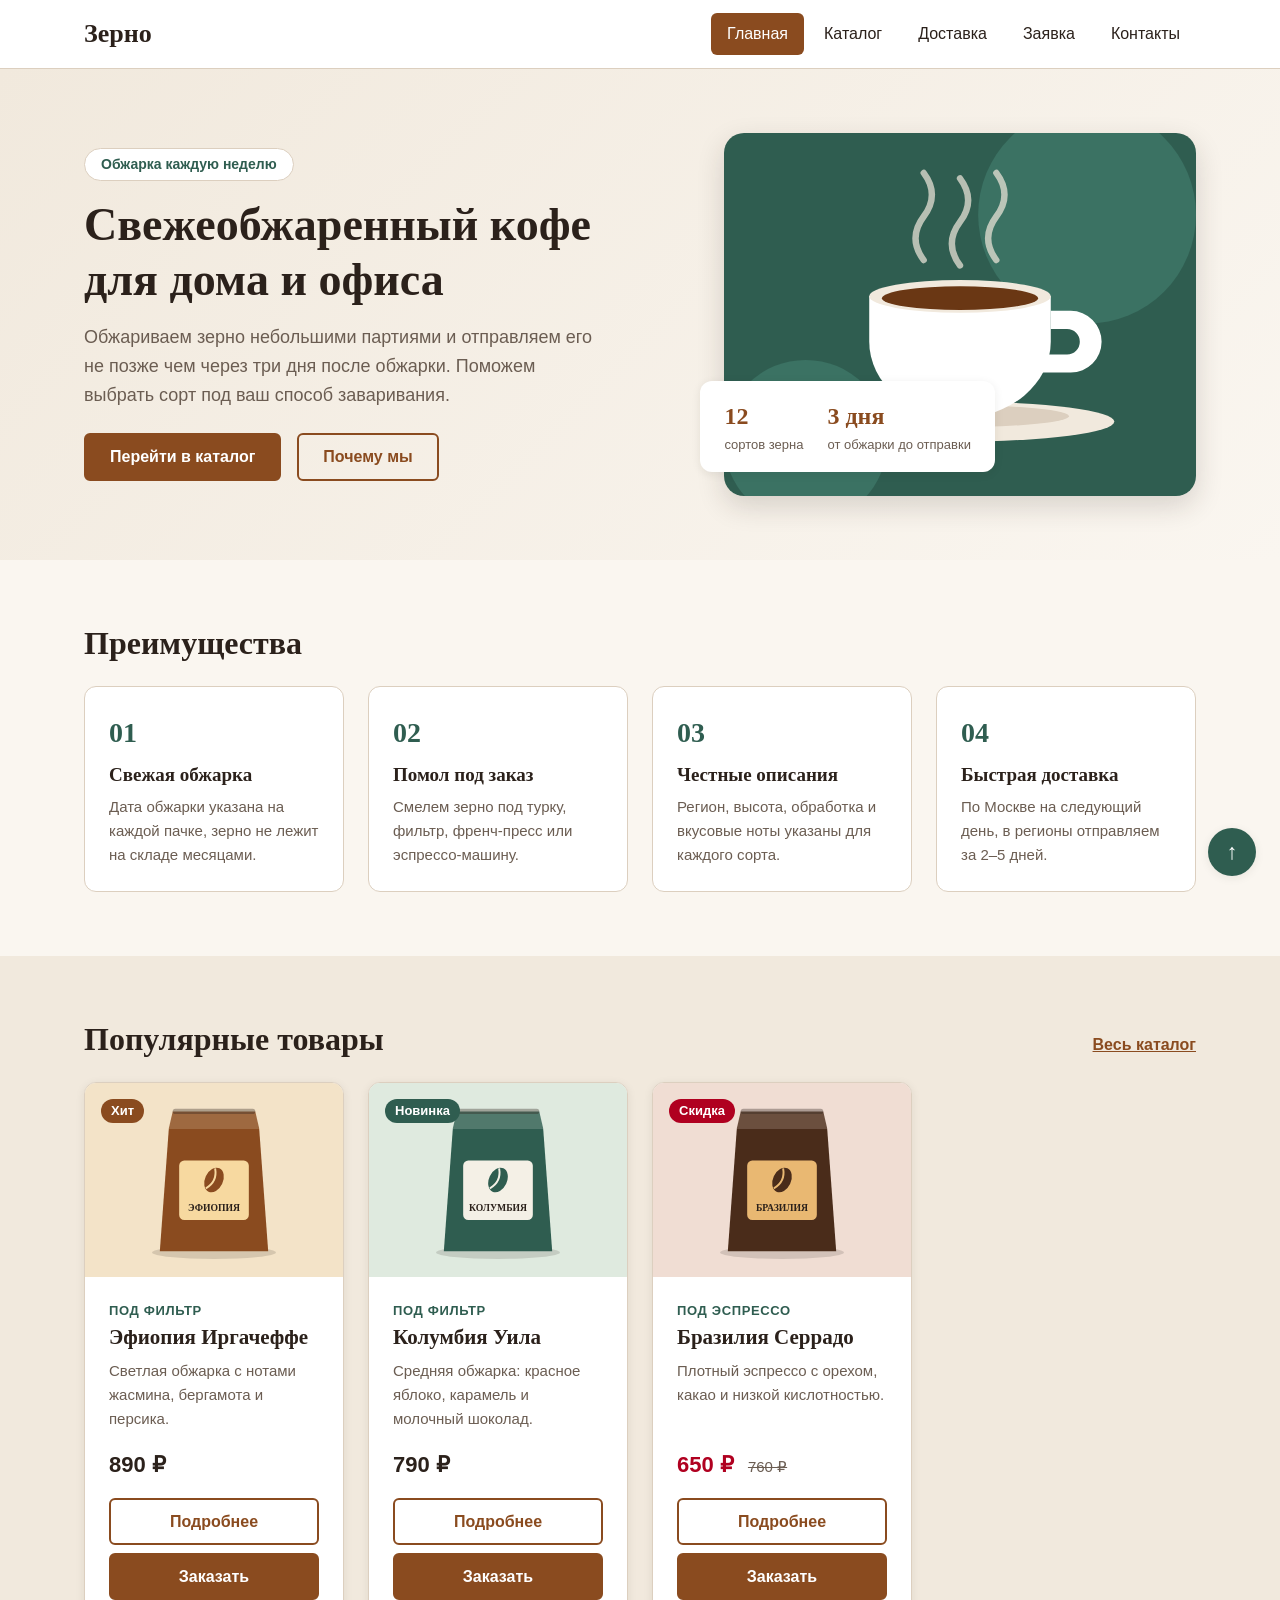
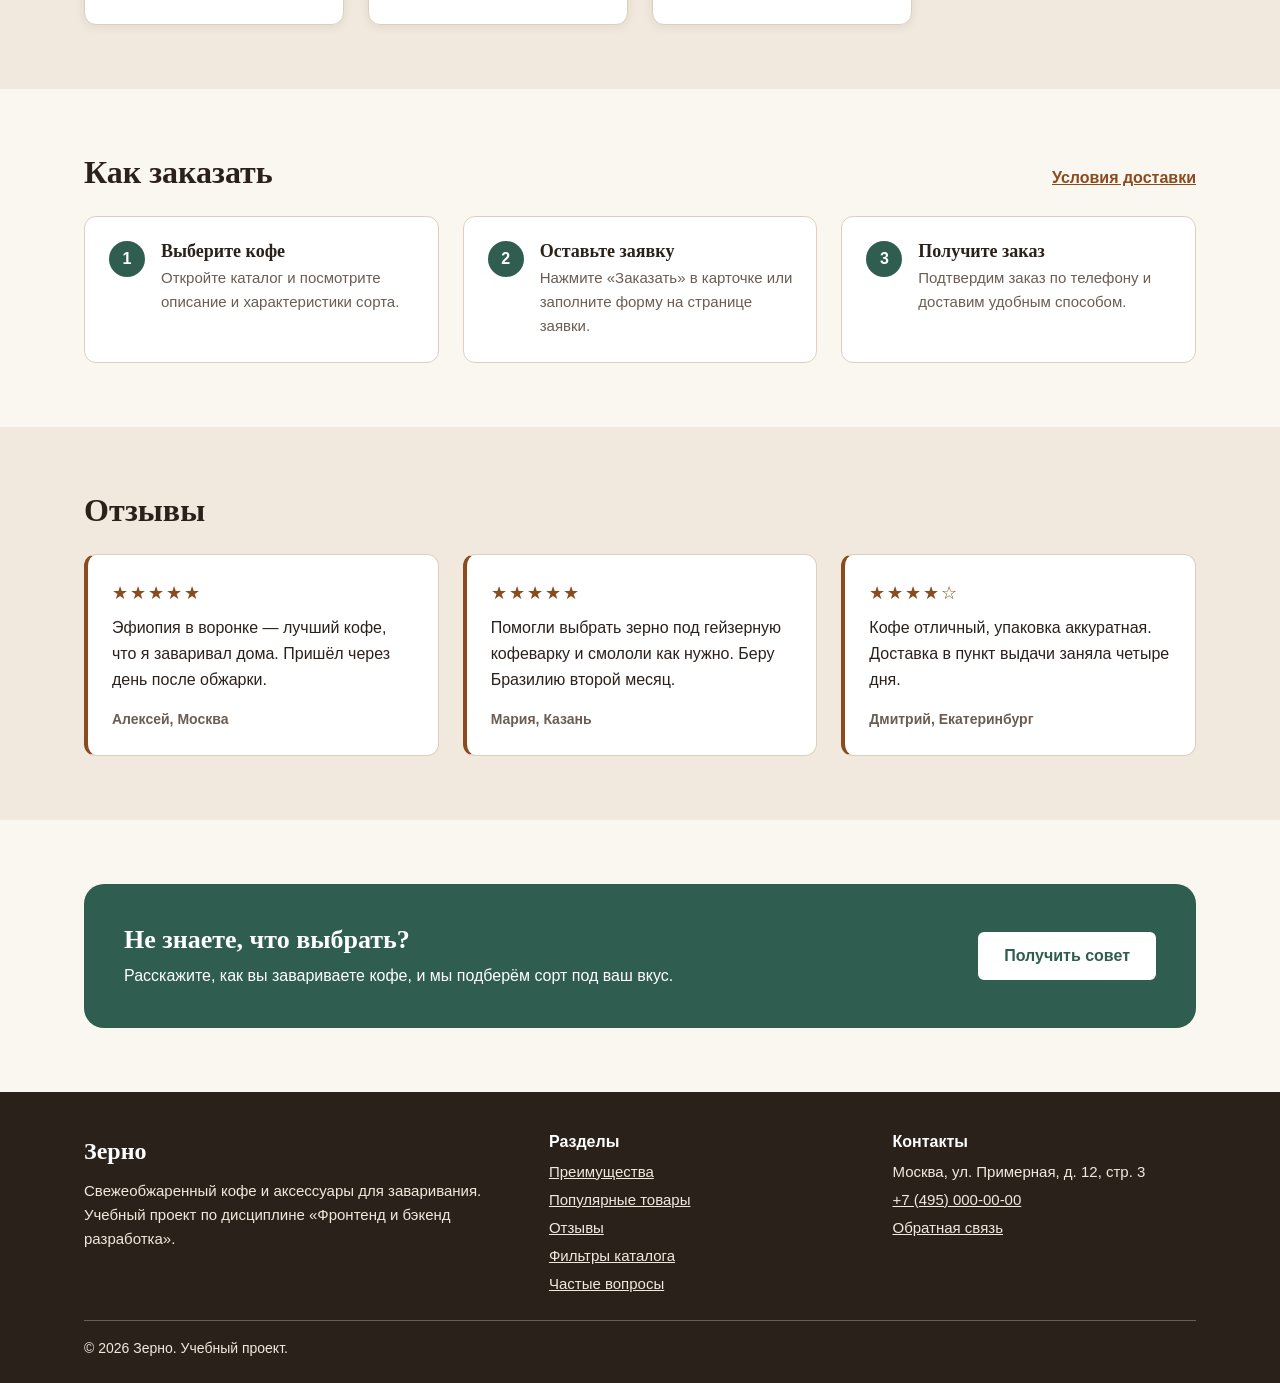
<file: index.html>
<!DOCTYPE html>
<html lang="ru">
<head>
  <meta charset="UTF-8">
  <meta name="viewport" content="width=device-width, initial-scale=1.0">
  <meta name="description" content="Зерно — интернет-магазин свежеобжаренного кофе и аксессуаров для заваривания.">
  <title>Зерно — свежеобжаренный кофе с доставкой</title>
  <link rel="stylesheet" href="css/style.css">
  <script src="js/main.js" defer></script>
</head>
<body id="top">
  <header class="site-header">
    <div class="container site-header__inner">
      <a class="site-header__logo" href="index.html">Зерно</a>

      <nav class="site-nav" aria-label="Основная навигация">
        <ul class="site-nav__list">
          <li class="site-nav__item"><a class="site-nav__link site-nav__link--active" href="index.html" aria-current="page">Главная</a></li>
          <li class="site-nav__item"><a class="site-nav__link" href="catalog.html">Каталог</a></li>
          <li class="site-nav__item"><a class="site-nav__link" href="delivery.html">Доставка</a></li>
          <li class="site-nav__item"><a class="site-nav__link" href="order.html">Заявка</a></li>
          <li class="site-nav__item"><a class="site-nav__link" href="contacts.html">Контакты</a></li>
        </ul>
      </nav>
    </div>
  </header>

  <main>
    <section class="hero">
      <div class="container hero__inner">
        <div class="hero__content">
          <p class="hero__label">Обжарка каждую неделю</p>
          <h1 class="hero__title">Свежеобжаренный кофе для дома и офиса</h1>
          <p class="hero__text">
            Обжариваем зерно небольшими партиями и отправляем его не позже чем через три дня после обжарки.
            Поможем выбрать сорт под ваш способ заваривания.
          </p>
          <div class="hero__actions">
            <a class="button" href="catalog.html">Перейти в каталог</a>
            <a class="button button--secondary" href="#advantages">Почему мы</a>
          </div>
        </div>

        <figure class="hero__media">
          <img class="hero__image" src="images/hero.svg" alt="Чашка горячего кофе на блюдце" width="520" height="400">
          <figcaption class="hero__stats">
            <span class="hero__stat"><strong class="hero__stat-value">12</strong> сортов зерна</span>
            <span class="hero__stat"><strong class="hero__stat-value">3 дня</strong> от обжарки до отправки</span>
          </figcaption>
        </figure>
      </div>
    </section>

    <section class="section" id="advantages">
      <div class="container">
        <div class="section__header">
          <h2 class="section__title">Преимущества</h2>
        </div>
        <ul class="advantages">
          <li class="advantages__item">
            <span class="advantages__number" aria-hidden="true">01</span>
            <h3 class="advantages__title">Свежая обжарка</h3>
            <p class="advantages__text">Дата обжарки указана на каждой пачке, зерно не лежит на складе месяцами.</p>
          </li>
          <li class="advantages__item">
            <span class="advantages__number" aria-hidden="true">02</span>
            <h3 class="advantages__title">Помол под заказ</h3>
            <p class="advantages__text">Смелем зерно под турку, фильтр, френч-пресс или эспрессо-машину.</p>
          </li>
          <li class="advantages__item">
            <span class="advantages__number" aria-hidden="true">03</span>
            <h3 class="advantages__title">Честные описания</h3>
            <p class="advantages__text">Регион, высота, обработка и вкусовые ноты указаны для каждого сорта.</p>
          </li>
          <li class="advantages__item">
            <span class="advantages__number" aria-hidden="true">04</span>
            <h3 class="advantages__title">Быстрая доставка</h3>
            <p class="advantages__text">По Москве на следующий день, в регионы отправляем за 2–5 дней.</p>
          </li>
        </ul>
      </div>
    </section>

    <section class="section section--muted" id="popular">
      <div class="container">
        <div class="section__header">
          <h2 class="section__title">Популярные товары</h2>
          <a class="section__link" href="catalog.html">Весь каталог</a>
        </div>

        <div class="product-grid">
          <article class="product-card">
            <span class="badge badge--hit product-card__badge">Хит</span>
            <img class="product-card__image" src="images/ethiopia.svg" alt="Пачка кофе Эфиопия Иргачеффе" width="400" height="300">
            <div class="product-card__body">
              <p class="product-card__category">Под фильтр</p>
              <h3 class="product-card__title">Эфиопия Иргачеффе</h3>
              <p class="product-card__text">Светлая обжарка с нотами жасмина, бергамота и персика.</p>
              <p class="product-card__price">890&nbsp;₽</p>
              <div class="product-card__actions">
                <a class="button button--secondary product-card__button" href="product.html">Подробнее</a>
                <button class="button product-card__button" type="button" data-modal-open data-product="Эфиопия Иргачеффе">Заказать</button>
              </div>
            </div>
          </article>

          <article class="product-card">
            <span class="badge badge--new product-card__badge">Новинка</span>
            <img class="product-card__image" src="images/colombia.svg" alt="Пачка кофе Колумбия Уила" width="400" height="300">
            <div class="product-card__body">
              <p class="product-card__category">Под фильтр</p>
              <h3 class="product-card__title">Колумбия Уила</h3>
              <p class="product-card__text">Средняя обжарка: красное яблоко, карамель и молочный шоколад.</p>
              <p class="product-card__price">790&nbsp;₽</p>
              <div class="product-card__actions">
                <a class="button button--secondary product-card__button" href="product-colombia.html">Подробнее</a>
                <button class="button product-card__button" type="button" data-modal-open data-product="Колумбия Уила">Заказать</button>
              </div>
            </div>
          </article>

          <article class="product-card product-card--discount">
            <span class="badge badge--sale product-card__badge">Скидка</span>
            <img class="product-card__image" src="images/brazil.svg" alt="Пачка кофе Бразилия Серрадо" width="400" height="300">
            <div class="product-card__body">
              <p class="product-card__category">Под эспрессо</p>
              <h3 class="product-card__title">Бразилия Серрадо</h3>
              <p class="product-card__text">Плотный эспрессо с орехом, какао и низкой кислотностью.</p>
              <p class="product-card__price">650&nbsp;₽ <s class="product-card__old-price">760&nbsp;₽</s></p>
              <div class="product-card__actions">
                <a class="button button--secondary product-card__button" href="product-brazil.html">Подробнее</a>
                <button class="button product-card__button" type="button" data-modal-open data-product="Бразилия Серрадо">Заказать</button>
              </div>
            </div>
          </article>
        </div>
      </div>
    </section>
    <section class="section" id="how">
      <div class="container">
        <div class="section__header">
          <h2 class="section__title">Как заказать</h2>
          <a class="section__link" href="delivery.html">Условия доставки</a>
        </div>
        <ol class="steps">
          <li class="steps__item">
            <h3 class="steps__title">Выберите кофе</h3>
            <p class="steps__text">Откройте каталог и посмотрите описание и характеристики сорта.</p>
          </li>
          <li class="steps__item">
            <h3 class="steps__title">Оставьте заявку</h3>
            <p class="steps__text">Нажмите «Заказать» в карточке или заполните форму на странице заявки.</p>
          </li>
          <li class="steps__item">
            <h3 class="steps__title">Получите заказ</h3>
            <p class="steps__text">Подтвердим заказ по телефону и доставим удобным способом.</p>
          </li>
        </ol>
      </div>
    </section>

    <section class="section section--muted" id="reviews">
      <div class="container">
        <div class="section__header">
          <h2 class="section__title">Отзывы</h2>
        </div>
        <div class="reviews">
          <figure class="review-card">
            <p class="review-card__rating" aria-label="Оценка: 5 из 5">★★★★★</p>
            <blockquote class="review-card__text">Эфиопия в воронке — лучший кофе, что я заваривал дома. Пришёл через день после обжарки.</blockquote>
            <figcaption class="review-card__author">Алексей, Москва</figcaption>
          </figure>
          <figure class="review-card">
            <p class="review-card__rating" aria-label="Оценка: 5 из 5">★★★★★</p>
            <blockquote class="review-card__text">Помогли выбрать зерно под гейзерную кофеварку и смололи как нужно. Беру Бразилию второй месяц.</blockquote>
            <figcaption class="review-card__author">Мария, Казань</figcaption>
          </figure>
          <figure class="review-card">
            <p class="review-card__rating" aria-label="Оценка: 4 из 5">★★★★☆</p>
            <blockquote class="review-card__text">Кофе отличный, упаковка аккуратная. Доставка в пункт выдачи заняла четыре дня.</blockquote>
            <figcaption class="review-card__author">Дмитрий, Екатеринбург</figcaption>
          </figure>
        </div>
      </div>
    </section>

    <section class="section">
      <div class="container">
        <aside class="promo">
          <div class="promo__content">
            <h2 class="promo__title">Не знаете, что выбрать?</h2>
            <p class="promo__text">Расскажите, как вы завариваете кофе, и мы подберём сорт под ваш вкус.</p>
          </div>
          <a class="button promo__button" href="contacts.html#feedback">Получить совет</a>
        </aside>
      </div>
    </section>
  </main>

  <footer class="site-footer">
    <div class="container">
      <div class="site-footer__inner">
        <div class="site-footer__column">
          <p class="site-footer__logo">Зерно</p>
          <p class="site-footer__text">Свежеобжаренный кофе и аксессуары для заваривания. Учебный проект по дисциплине «Фронтенд и бэкенд разработка».</p>
        </div>

        <nav class="site-footer__column" aria-label="Разделы сайта">
          <h2 class="site-footer__title">Разделы</h2>
          <ul class="site-footer__list">
            <li class="site-footer__item"><a class="site-footer__link" href="index.html#advantages">Преимущества</a></li>
            <li class="site-footer__item"><a class="site-footer__link" href="index.html#popular">Популярные товары</a></li>
            <li class="site-footer__item"><a class="site-footer__link" href="index.html#reviews">Отзывы</a></li>
            <li class="site-footer__item"><a class="site-footer__link" href="catalog.html#filters">Фильтры каталога</a></li>
            <li class="site-footer__item"><a class="site-footer__link" href="delivery.html#faq">Частые вопросы</a></li>
          </ul>
        </nav>

        <div class="site-footer__column">
          <h2 class="site-footer__title">Контакты</h2>
          <ul class="site-footer__list">
            <li class="site-footer__item">Москва, ул. Примерная, д. 12, стр. 3</li>
            <li class="site-footer__item"><a class="site-footer__link" href="tel:+74950000000">+7 (495) 000-00-00</a></li>
            <li class="site-footer__item"><a class="site-footer__link" href="contacts.html#feedback">Обратная связь</a></li>
          </ul>
        </div>
      </div>

      <p class="site-footer__copy">&copy; 2026 Зерно. Учебный проект.</p>
    </div>
  </footer>

  <a class="to-top" href="#top" aria-label="Наверх">&uarr;</a>

  <dialog class="modal" aria-labelledby="modal-title">
    <div class="modal__body">
      <div class="modal__header">
        <h2 class="modal__title" id="modal-title">Быстрая заявка</h2>
        <button class="modal__close" type="button" aria-label="Закрыть окно" data-modal-close>&times;</button>
      </div>
      <p class="modal__text">Оставьте контакты — перезвоним и уточним детали заказа.</p>

      <form class="form" method="dialog">
        <div class="form__field">
          <label class="form__label" for="quick-product">Товар</label>
          <input class="form__input" id="quick-product" name="product" type="text" readonly>
        </div>

        <div class="form__field">
          <label class="form__label" for="quick-name">Имя <span class="form__required" aria-hidden="true">*</span></label>
          <input class="form__input" id="quick-name" name="name" type="text" placeholder="Как к вам обращаться" minlength="2" autocomplete="given-name" required>
        </div>

        <div class="form__field">
          <label class="form__label" for="quick-phone">Телефон <span class="form__required" aria-hidden="true">*</span></label>
          <input class="form__input" id="quick-phone" name="phone" type="tel" placeholder="+7 900 000-00-00" autocomplete="tel" required>
        </div>

        <label class="form__check" for="quick-agreement">
          <input class="form__checkbox" id="quick-agreement" name="agreement" type="checkbox" required>
          <span>Я согласен на обработку персональных данных <span class="form__required" aria-hidden="true">*</span></span>
        </label>

        <div class="form__actions">
          <button class="button" type="submit">Отправить</button>
          <button class="button button--secondary" type="button" data-modal-close>Отмена</button>
        </div>
      </form>
    </div>
  </dialog>

  <p class="notice" role="status" hidden>Спасибо! Заявка отправлена, мы свяжемся с вами.</p>
</body>
</html>
</file>
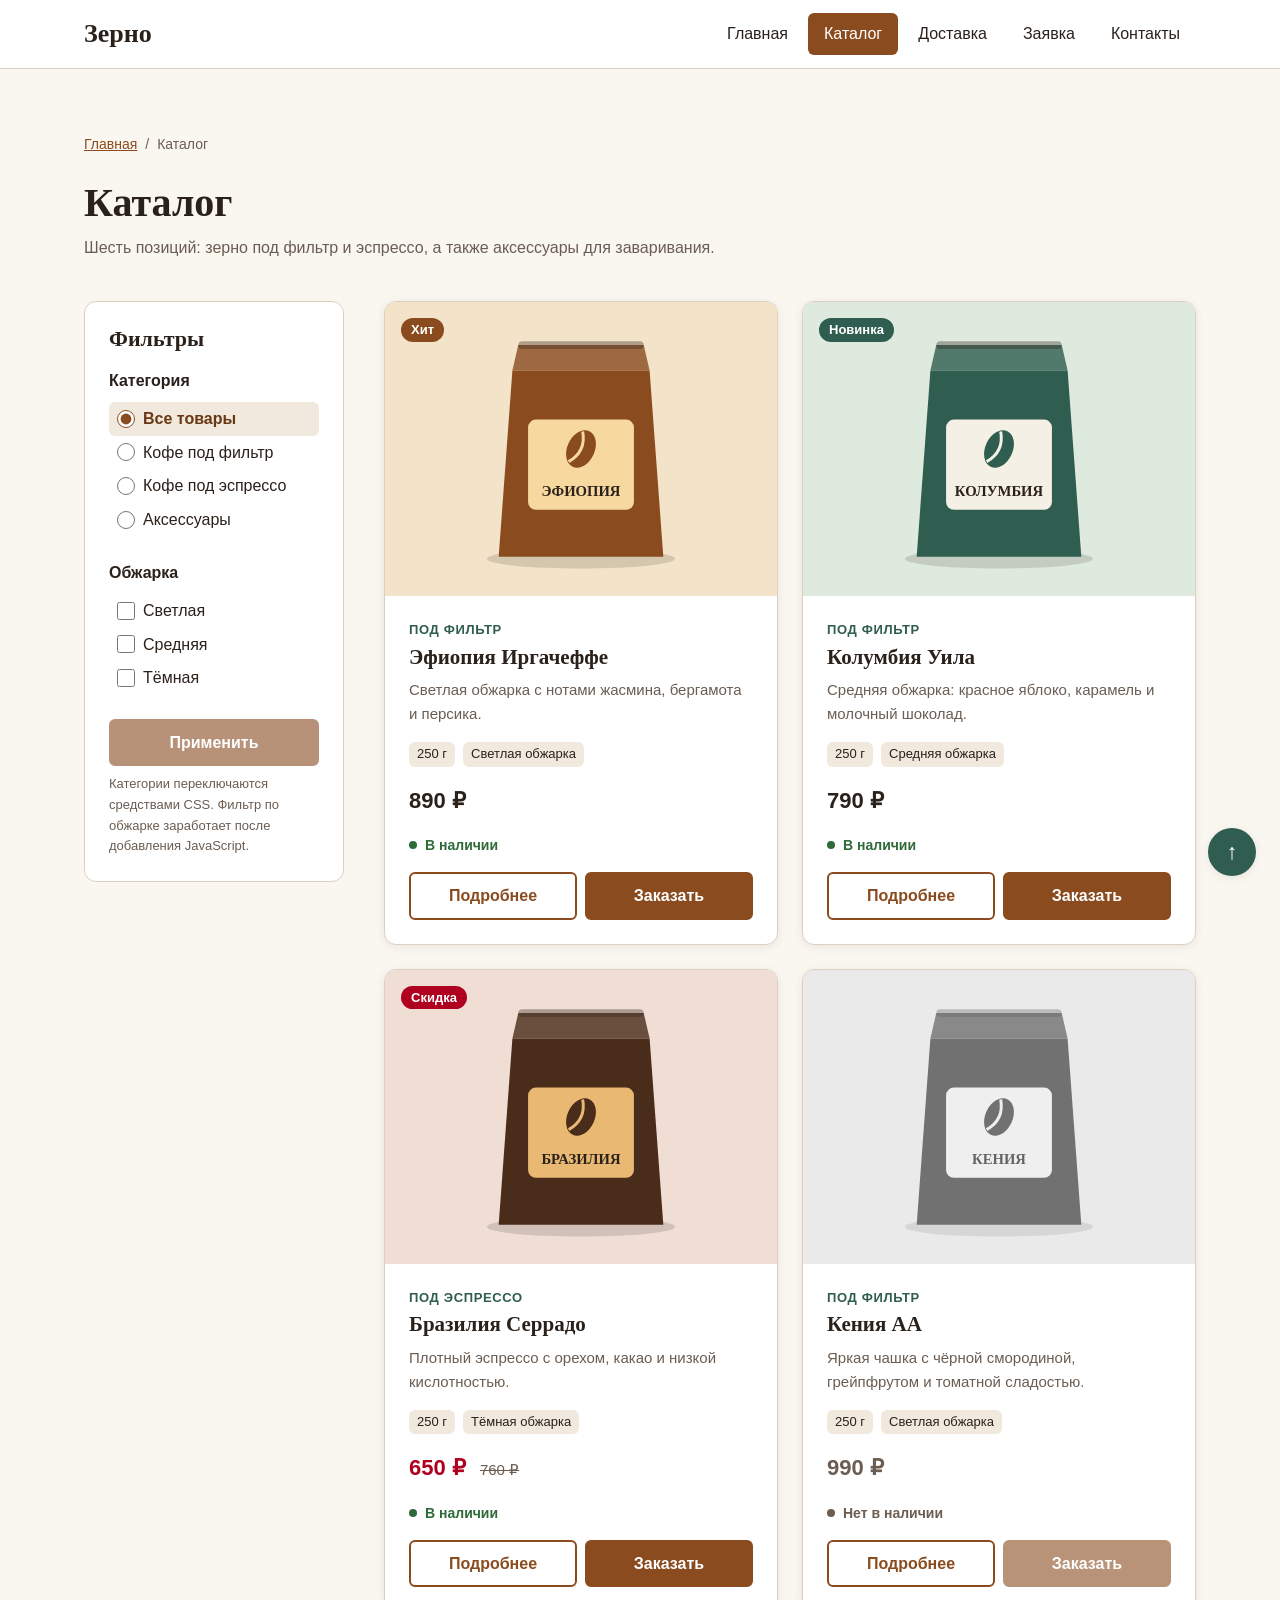
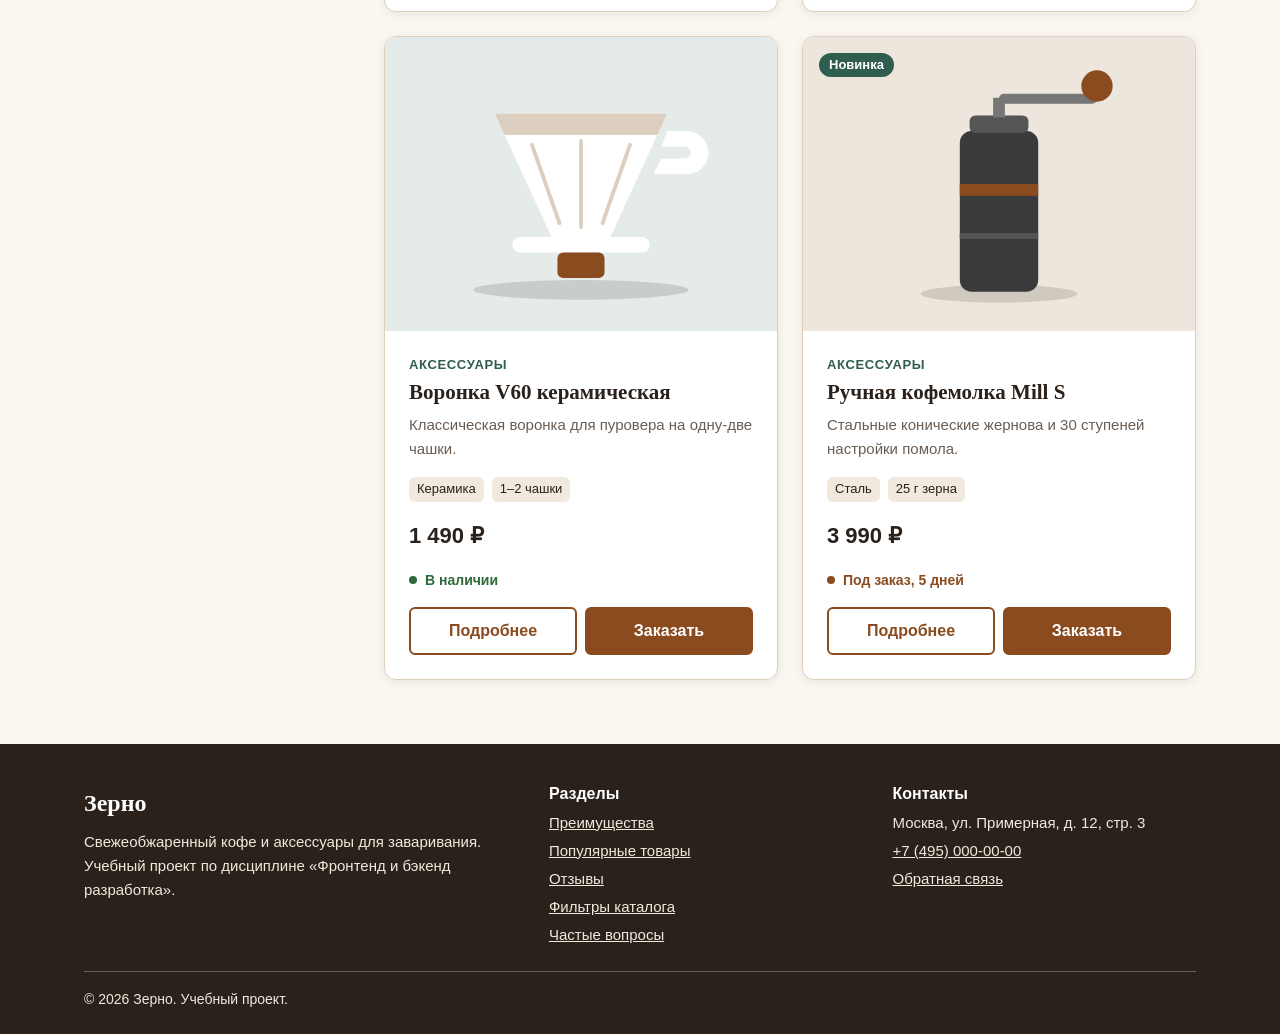
<file: catalog.html>
<!DOCTYPE html>
<html lang="ru">
<head>
  <meta charset="UTF-8">
  <meta name="viewport" content="width=device-width, initial-scale=1.0">
  <meta name="description" content="Каталог магазина Зерно: кофе под фильтр и эспрессо, воронки и кофемолки.">
  <title>Каталог кофе и аксессуаров — Зерно</title>
  <link rel="stylesheet" href="css/style.css">
  <script src="js/main.js" defer></script>
</head>
<body id="top">
  <header class="site-header">
    <div class="container site-header__inner">
      <a class="site-header__logo" href="index.html">Зерно</a>

      <nav class="site-nav" aria-label="Основная навигация">
        <ul class="site-nav__list">
          <li class="site-nav__item"><a class="site-nav__link" href="index.html">Главная</a></li>
          <li class="site-nav__item"><a class="site-nav__link site-nav__link--active" href="catalog.html" aria-current="page">Каталог</a></li>
          <li class="site-nav__item"><a class="site-nav__link" href="delivery.html">Доставка</a></li>
          <li class="site-nav__item"><a class="site-nav__link" href="order.html">Заявка</a></li>
          <li class="site-nav__item"><a class="site-nav__link" href="contacts.html">Контакты</a></li>
        </ul>
      </nav>
    </div>
  </header>

  <main>
    <section class="section">
      <div class="container">
        <nav class="breadcrumbs" aria-label="Хлебные крошки">
          <ol class="breadcrumbs__list">
            <li class="breadcrumbs__item"><a class="breadcrumbs__link" href="index.html">Главная</a></li>
            <li class="breadcrumbs__item"><span class="breadcrumbs__current" aria-current="page">Каталог</span></li>
          </ol>
        </nav>

        <h1 class="page-title">Каталог</h1>
        <p class="section__lead">Шесть позиций: зерно под фильтр и эспрессо, а также аксессуары для заваривания.</p>

        <div class="catalog">
          <aside class="catalog__filters filter" id="filters" aria-label="Фильтры каталога">
            <h2 class="filter__title">Фильтры</h2>

            <form class="filter__form" action="#" method="get">
              <fieldset class="filter__group">
                <legend class="filter__legend">Категория</legend>
                <label class="filter__option">
                  <input class="filter__radio" type="radio" name="category" value="all" checked>
                  Все товары
                </label>
                <label class="filter__option">
                  <input class="filter__radio" type="radio" name="category" value="filter">
                  Кофе под фильтр
                </label>
                <label class="filter__option">
                  <input class="filter__radio" type="radio" name="category" value="espresso">
                  Кофе под эспрессо
                </label>
                <label class="filter__option">
                  <input class="filter__radio" type="radio" name="category" value="gear">
                  Аксессуары
                </label>
              </fieldset>

              <fieldset class="filter__group">
                <legend class="filter__legend">Обжарка</legend>
                <label class="filter__option">
                  <input class="filter__checkbox" type="checkbox" name="roast" value="light">
                  Светлая
                </label>
                <label class="filter__option">
                  <input class="filter__checkbox" type="checkbox" name="roast" value="medium">
                  Средняя
                </label>
                <label class="filter__option">
                  <input class="filter__checkbox" type="checkbox" name="roast" value="dark">
                  Тёмная
                </label>
              </fieldset>

              <button class="button button--wide" type="submit" disabled>Применить</button>
              <p class="filter__note">Категории переключаются средствами CSS. Фильтр по обжарке заработает после добавления JavaScript.</p>
            </form>
          </aside>

          <section class="catalog__content" aria-label="Список товаров">
            <div class="product-grid">
              <article class="product-card" data-category="filter">
                <span class="badge badge--hit product-card__badge">Хит</span>
                <img class="product-card__image" src="images/ethiopia.svg" alt="Пачка кофе Эфиопия Иргачеффе" width="400" height="300">
                <div class="product-card__body">
                  <p class="product-card__category">Под фильтр</p>
                  <h2 class="product-card__title">Эфиопия Иргачеффе</h2>
                  <p class="product-card__text">Светлая обжарка с нотами жасмина, бергамота и персика.</p>
                  <ul class="product-card__meta">
                    <li class="product-card__meta-item">250 г</li>
                    <li class="product-card__meta-item">Светлая обжарка</li>
                  </ul>
                  <p class="product-card__price">890&nbsp;₽</p>
                  <p class="stock stock--available">В наличии</p>
                  <div class="product-card__actions">
                    <a class="button button--secondary product-card__button" href="product.html">Подробнее</a>
                    <button class="button product-card__button" type="button" data-modal-open data-product="Эфиопия Иргачеффе">Заказать</button>
                  </div>
                </div>
              </article>

              <article class="product-card" data-category="filter">
                <span class="badge badge--new product-card__badge">Новинка</span>
                <img class="product-card__image" src="images/colombia.svg" alt="Пачка кофе Колумбия Уила" width="400" height="300">
                <div class="product-card__body">
                  <p class="product-card__category">Под фильтр</p>
                  <h2 class="product-card__title">Колумбия Уила</h2>
                  <p class="product-card__text">Средняя обжарка: красное яблоко, карамель и молочный шоколад.</p>
                  <ul class="product-card__meta">
                    <li class="product-card__meta-item">250 г</li>
                    <li class="product-card__meta-item">Средняя обжарка</li>
                  </ul>
                  <p class="product-card__price">790&nbsp;₽</p>
                  <p class="stock stock--available">В наличии</p>
                  <div class="product-card__actions">
                    <a class="button button--secondary product-card__button" href="product-colombia.html">Подробнее</a>
                    <button class="button product-card__button" type="button" data-modal-open data-product="Колумбия Уила">Заказать</button>
                  </div>
                </div>
              </article>

              <article class="product-card product-card--discount" data-category="espresso">
                <span class="badge badge--sale product-card__badge">Скидка</span>
                <img class="product-card__image" src="images/brazil.svg" alt="Пачка кофе Бразилия Серрадо" width="400" height="300">
                <div class="product-card__body">
                  <p class="product-card__category">Под эспрессо</p>
                  <h2 class="product-card__title">Бразилия Серрадо</h2>
                  <p class="product-card__text">Плотный эспрессо с орехом, какао и низкой кислотностью.</p>
                  <ul class="product-card__meta">
                    <li class="product-card__meta-item">250 г</li>
                    <li class="product-card__meta-item">Тёмная обжарка</li>
                  </ul>
                  <p class="product-card__price">650&nbsp;₽ <s class="product-card__old-price">760&nbsp;₽</s></p>
                  <p class="stock stock--available">В наличии</p>
                  <div class="product-card__actions">
                    <a class="button button--secondary product-card__button" href="product-brazil.html">Подробнее</a>
                    <button class="button product-card__button" type="button" data-modal-open data-product="Бразилия Серрадо">Заказать</button>
                  </div>
                </div>
              </article>

              <article class="product-card product-card--unavailable" data-category="filter">
                <img class="product-card__image" src="images/kenya.svg" alt="Пачка кофе Кения АА" width="400" height="300">
                <div class="product-card__body">
                  <p class="product-card__category">Под фильтр</p>
                  <h2 class="product-card__title">Кения АА</h2>
                  <p class="product-card__text">Яркая чашка с чёрной смородиной, грейпфрутом и томатной сладостью.</p>
                  <ul class="product-card__meta">
                    <li class="product-card__meta-item">250 г</li>
                    <li class="product-card__meta-item">Светлая обжарка</li>
                  </ul>
                  <p class="product-card__price">990&nbsp;₽</p>
                  <p class="stock stock--unavailable">Нет в наличии</p>
                  <div class="product-card__actions">
                    <a class="button button--secondary product-card__button" href="product-kenya.html">Подробнее</a>
                    <button class="button product-card__button" type="button" disabled>Заказать</button>
                  </div>
                </div>
              </article>

              <article class="product-card" data-category="gear">
                <img class="product-card__image" src="images/dripper.svg" alt="Керамическая воронка для пуровера" width="400" height="300">
                <div class="product-card__body">
                  <p class="product-card__category">Аксессуары</p>
                  <h2 class="product-card__title">Воронка V60 керамическая</h2>
                  <p class="product-card__text">Классическая воронка для пуровера на одну-две чашки.</p>
                  <ul class="product-card__meta">
                    <li class="product-card__meta-item">Керамика</li>
                    <li class="product-card__meta-item">1–2 чашки</li>
                  </ul>
                  <p class="product-card__price">1&nbsp;490&nbsp;₽</p>
                  <p class="stock stock--available">В наличии</p>
                  <div class="product-card__actions">
                    <a class="button button--secondary product-card__button" href="product-dripper.html">Подробнее</a>
                    <button class="button product-card__button" type="button" data-modal-open data-product="Воронка V60 керамическая">Заказать</button>
                  </div>
                </div>
              </article>

              <article class="product-card" data-category="gear">
                <span class="badge badge--new product-card__badge">Новинка</span>
                <img class="product-card__image" src="images/grinder.svg" alt="Ручная кофемолка Mill S" width="400" height="300">
                <div class="product-card__body">
                  <p class="product-card__category">Аксессуары</p>
                  <h2 class="product-card__title">Ручная кофемолка Mill S</h2>
                  <p class="product-card__text">Стальные конические жернова и 30 ступеней настройки помола.</p>
                  <ul class="product-card__meta">
                    <li class="product-card__meta-item">Сталь</li>
                    <li class="product-card__meta-item">25 г зерна</li>
                  </ul>
                  <p class="product-card__price">3&nbsp;990&nbsp;₽</p>
                  <p class="stock stock--preorder">Под заказ, 5 дней</p>
                  <div class="product-card__actions">
                    <a class="button button--secondary product-card__button" href="product-grinder.html">Подробнее</a>
                    <button class="button product-card__button" type="button" data-modal-open data-product="Ручная кофемолка Mill S">Заказать</button>
                  </div>
                </div>
              </article>
            </div>
          </section>
        </div>
      </div>
    </section>
  </main>

  <footer class="site-footer">
    <div class="container">
      <div class="site-footer__inner">
        <div class="site-footer__column">
          <p class="site-footer__logo">Зерно</p>
          <p class="site-footer__text">Свежеобжаренный кофе и аксессуары для заваривания. Учебный проект по дисциплине «Фронтенд и бэкенд разработка».</p>
        </div>

        <nav class="site-footer__column" aria-label="Разделы сайта">
          <h2 class="site-footer__title">Разделы</h2>
          <ul class="site-footer__list">
            <li class="site-footer__item"><a class="site-footer__link" href="index.html#advantages">Преимущества</a></li>
            <li class="site-footer__item"><a class="site-footer__link" href="index.html#popular">Популярные товары</a></li>
            <li class="site-footer__item"><a class="site-footer__link" href="index.html#reviews">Отзывы</a></li>
            <li class="site-footer__item"><a class="site-footer__link" href="catalog.html#filters">Фильтры каталога</a></li>
            <li class="site-footer__item"><a class="site-footer__link" href="delivery.html#faq">Частые вопросы</a></li>
          </ul>
        </nav>

        <div class="site-footer__column">
          <h2 class="site-footer__title">Контакты</h2>
          <ul class="site-footer__list">
            <li class="site-footer__item">Москва, ул. Примерная, д. 12, стр. 3</li>
            <li class="site-footer__item"><a class="site-footer__link" href="tel:+74950000000">+7 (495) 000-00-00</a></li>
            <li class="site-footer__item"><a class="site-footer__link" href="contacts.html#feedback">Обратная связь</a></li>
          </ul>
        </div>
      </div>

      <p class="site-footer__copy">&copy; 2026 Зерно. Учебный проект.</p>
    </div>
  </footer>

  <a class="to-top" href="#top" aria-label="Наверх">&uarr;</a>

  <dialog class="modal" aria-labelledby="modal-title">
    <div class="modal__body">
      <div class="modal__header">
        <h2 class="modal__title" id="modal-title">Быстрая заявка</h2>
        <button class="modal__close" type="button" aria-label="Закрыть окно" data-modal-close>&times;</button>
      </div>
      <p class="modal__text">Оставьте контакты — перезвоним и уточним детали заказа.</p>

      <form class="form" method="dialog">
        <div class="form__field">
          <label class="form__label" for="quick-product">Товар</label>
          <input class="form__input" id="quick-product" name="product" type="text" readonly>
        </div>

        <div class="form__field">
          <label class="form__label" for="quick-name">Имя <span class="form__required" aria-hidden="true">*</span></label>
          <input class="form__input" id="quick-name" name="name" type="text" placeholder="Как к вам обращаться" minlength="2" autocomplete="given-name" required>
        </div>

        <div class="form__field">
          <label class="form__label" for="quick-phone">Телефон <span class="form__required" aria-hidden="true">*</span></label>
          <input class="form__input" id="quick-phone" name="phone" type="tel" placeholder="+7 900 000-00-00" autocomplete="tel" required>
        </div>

        <label class="form__check" for="quick-agreement">
          <input class="form__checkbox" id="quick-agreement" name="agreement" type="checkbox" required>
          <span>Я согласен на обработку персональных данных <span class="form__required" aria-hidden="true">*</span></span>
        </label>

        <div class="form__actions">
          <button class="button" type="submit">Отправить</button>
          <button class="button button--secondary" type="button" data-modal-close>Отмена</button>
        </div>
      </form>
    </div>
  </dialog>

  <p class="notice" role="status" hidden>Спасибо! Заявка отправлена, мы свяжемся с вами.</p>
</body>
</html>
</file>
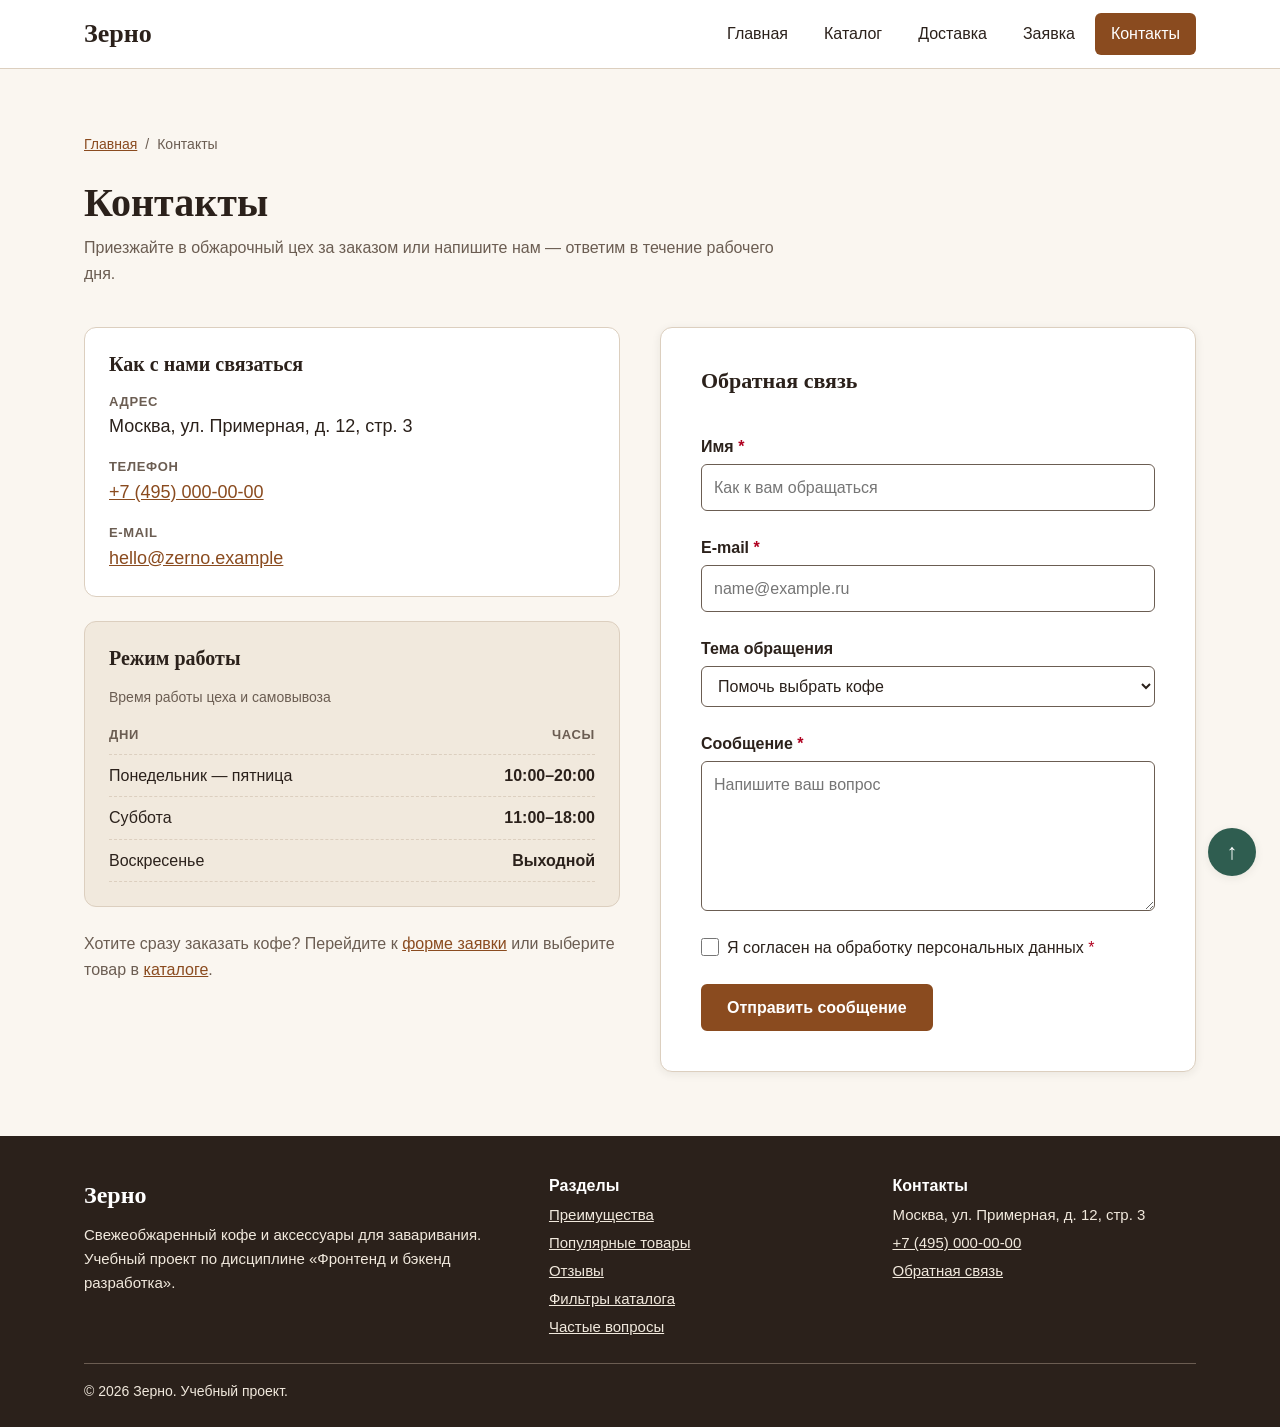
<file: contacts.html>
<!DOCTYPE html>
<html lang="ru">
<head>
  <meta charset="UTF-8">
  <meta name="viewport" content="width=device-width, initial-scale=1.0">
  <meta name="description" content="Контакты магазина Зерно: адрес обжарочного цеха, телефон, режим работы и форма обратной связи.">
  <title>Контакты — Зерно</title>
  <link rel="stylesheet" href="css/style.css">
  <script src="js/main.js" defer></script>
</head>
<body id="top">
  <header class="site-header">
    <div class="container site-header__inner">
      <a class="site-header__logo" href="index.html">Зерно</a>

      <nav class="site-nav" aria-label="Основная навигация">
        <ul class="site-nav__list">
          <li class="site-nav__item"><a class="site-nav__link" href="index.html">Главная</a></li>
          <li class="site-nav__item"><a class="site-nav__link" href="catalog.html">Каталог</a></li>
          <li class="site-nav__item"><a class="site-nav__link" href="delivery.html">Доставка</a></li>
          <li class="site-nav__item"><a class="site-nav__link" href="order.html">Заявка</a></li>
          <li class="site-nav__item"><a class="site-nav__link site-nav__link--active" href="contacts.html" aria-current="page">Контакты</a></li>
        </ul>
      </nav>
    </div>
  </header>

  <main>
    <section class="section">
      <div class="container">
        <nav class="breadcrumbs" aria-label="Хлебные крошки">
          <ol class="breadcrumbs__list">
            <li class="breadcrumbs__item"><a class="breadcrumbs__link" href="index.html">Главная</a></li>
            <li class="breadcrumbs__item"><span class="breadcrumbs__current" aria-current="page">Контакты</span></li>
          </ol>
        </nav>

        <h1 class="page-title">Контакты</h1>
        <p class="section__lead">Приезжайте в обжарочный цех за заказом или напишите нам — ответим в течение рабочего дня.</p>

        <div class="contacts">
          <div class="contacts__info">
            <section class="info-card" id="address">
              <h2 class="info-card__title">Как с нами связаться</h2>
              <dl class="contacts__list">
                <div class="contacts__row">
                  <dt class="contacts__term">Адрес</dt>
                  <dd class="contacts__value"><address class="contacts__address">Москва, ул. Примерная, д. 12, стр. 3</address></dd>
                </div>
                <div class="contacts__row">
                  <dt class="contacts__term">Телефон</dt>
                  <dd class="contacts__value"><a class="contacts__link" href="tel:+74950000000">+7 (495) 000-00-00</a></dd>
                </div>
                <div class="contacts__row">
                  <dt class="contacts__term">E-mail</dt>
                  <dd class="contacts__value"><a class="contacts__link" href="mailto:hello@zerno.example">hello@zerno.example</a></dd>
                </div>
              </dl>
            </section>

            <aside class="info-card info-card--accent" id="schedule">
              <h2 class="info-card__title">Режим работы</h2>
              <table class="schedule">
                <caption class="schedule__caption">Время работы цеха и самовывоза</caption>
                <thead>
                  <tr>
                    <th class="schedule__head" scope="col">Дни</th>
                    <th class="schedule__head schedule__head--time" scope="col">Часы</th>
                  </tr>
                </thead>
                <tbody>
                  <tr>
                    <th class="schedule__day" scope="row">Понедельник — пятница</th>
                    <td class="schedule__time">10:00–20:00</td>
                  </tr>
                  <tr>
                    <th class="schedule__day" scope="row">Суббота</th>
                    <td class="schedule__time">11:00–18:00</td>
                  </tr>
                  <tr>
                    <th class="schedule__day" scope="row">Воскресенье</th>
                    <td class="schedule__time">Выходной</td>
                  </tr>
                </tbody>
              </table>
            </aside>

            <p class="contacts__note">Хотите сразу заказать кофе? Перейдите к <a href="order.html">форме заявки</a> или выберите товар в <a href="catalog.html">каталоге</a>.</p>
          </div>

          <section class="contacts__feedback" id="feedback">
            <form class="form form--panel" action="#" method="post">
              <h2 class="form__legend">Обратная связь</h2>

              <div class="form__field">
                <label class="form__label" for="feedback-name">Имя <span class="form__required" aria-hidden="true">*</span></label>
                <input class="form__input" id="feedback-name" name="name" type="text" placeholder="Как к вам обращаться" minlength="2" autocomplete="given-name" required>
              </div>

              <div class="form__field">
                <label class="form__label" for="feedback-email">E-mail <span class="form__required" aria-hidden="true">*</span></label>
                <input class="form__input" id="feedback-email" name="email" type="email" placeholder="name@example.ru" autocomplete="email" required>
              </div>

              <div class="form__field">
                <label class="form__label" for="feedback-topic">Тема обращения</label>
                <select class="form__select" id="feedback-topic" name="topic">
                  <option value="choice">Помочь выбрать кофе</option>
                  <option value="order">Вопрос по заказу</option>
                  <option value="stock">Сообщить о поступлении товара</option>
                  <option value="other">Другое</option>
                </select>
              </div>

              <div class="form__field">
                <label class="form__label" for="feedback-message">Сообщение <span class="form__required" aria-hidden="true">*</span></label>
                <textarea class="form__textarea" id="feedback-message" name="message" rows="5" placeholder="Напишите ваш вопрос" minlength="10" required></textarea>
              </div>

              <label class="form__check" for="feedback-agreement">
                <input class="form__checkbox" id="feedback-agreement" name="agreement" type="checkbox" required>
                <span>Я согласен на обработку персональных данных <span class="form__required" aria-hidden="true">*</span></span>
              </label>

              <div class="form__actions">
                <button class="button" type="submit">Отправить сообщение</button>
              </div>
            </form>
          </section>
        </div>
      </div>
    </section>
  </main>

  <footer class="site-footer">
    <div class="container">
      <div class="site-footer__inner">
        <div class="site-footer__column">
          <p class="site-footer__logo">Зерно</p>
          <p class="site-footer__text">Свежеобжаренный кофе и аксессуары для заваривания. Учебный проект по дисциплине «Фронтенд и бэкенд разработка».</p>
        </div>

        <nav class="site-footer__column" aria-label="Разделы сайта">
          <h2 class="site-footer__title">Разделы</h2>
          <ul class="site-footer__list">
            <li class="site-footer__item"><a class="site-footer__link" href="index.html#advantages">Преимущества</a></li>
            <li class="site-footer__item"><a class="site-footer__link" href="index.html#popular">Популярные товары</a></li>
            <li class="site-footer__item"><a class="site-footer__link" href="index.html#reviews">Отзывы</a></li>
            <li class="site-footer__item"><a class="site-footer__link" href="catalog.html#filters">Фильтры каталога</a></li>
            <li class="site-footer__item"><a class="site-footer__link" href="delivery.html#faq">Частые вопросы</a></li>
          </ul>
        </nav>

        <div class="site-footer__column">
          <h2 class="site-footer__title">Контакты</h2>
          <ul class="site-footer__list">
            <li class="site-footer__item">Москва, ул. Примерная, д. 12, стр. 3</li>
            <li class="site-footer__item"><a class="site-footer__link" href="tel:+74950000000">+7 (495) 000-00-00</a></li>
            <li class="site-footer__item"><a class="site-footer__link" href="contacts.html#feedback">Обратная связь</a></li>
          </ul>
        </div>
      </div>

      <p class="site-footer__copy">&copy; 2026 Зерно. Учебный проект.</p>
    </div>
  </footer>

  <a class="to-top" href="#top" aria-label="Наверх">&uarr;</a>

  <p class="notice" role="status" hidden>Спасибо! Заявка отправлена, мы свяжемся с вами.</p>
</body>
</html>
</file>
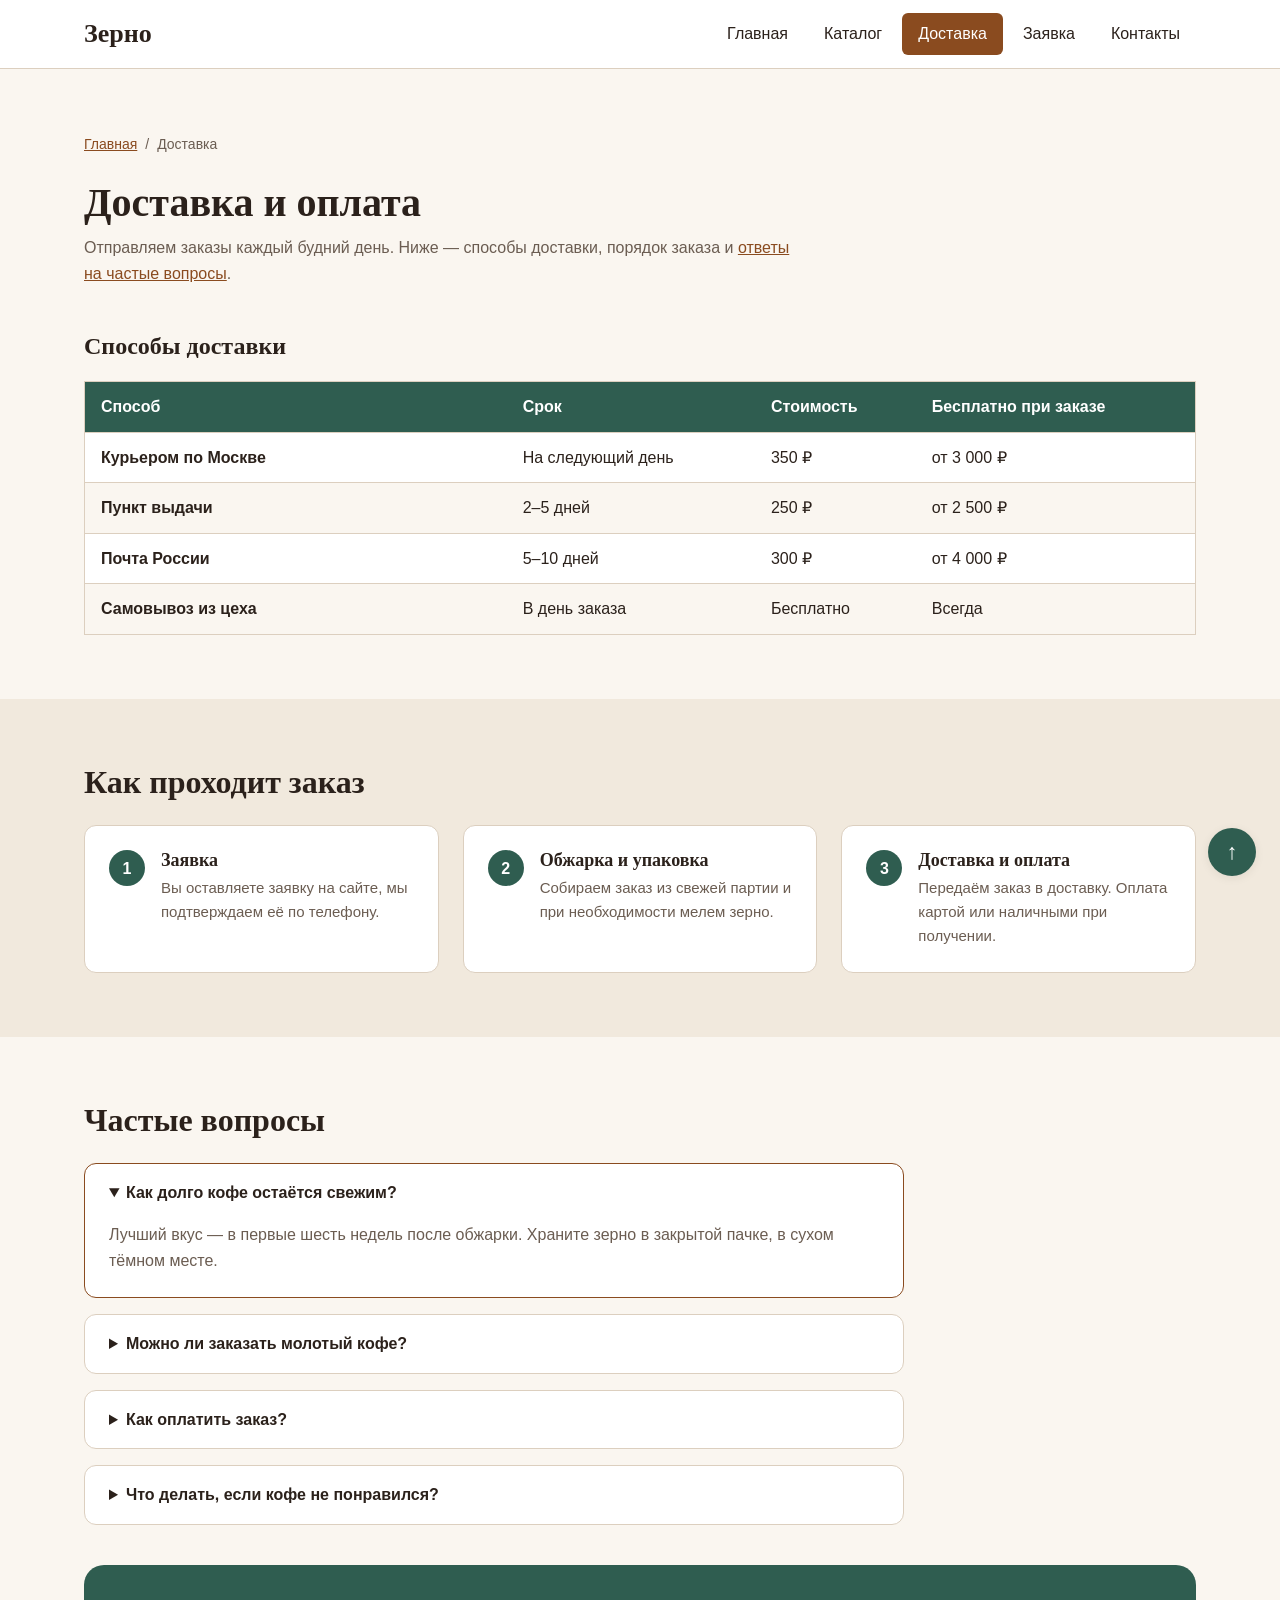
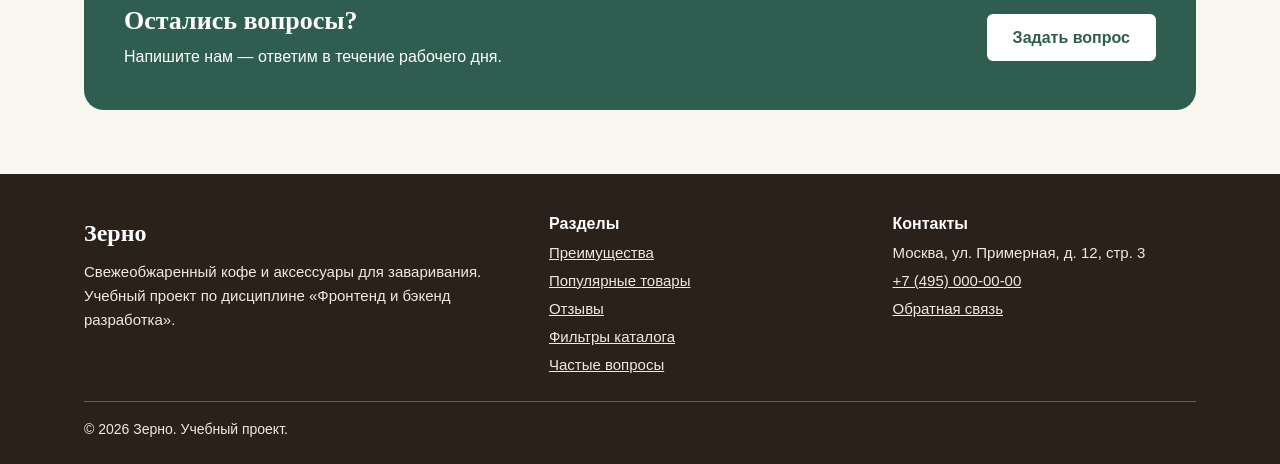
<file: delivery.html>
<!DOCTYPE html>
<html lang="ru">
<head>
  <meta charset="UTF-8">
  <meta name="viewport" content="width=device-width, initial-scale=1.0">
  <meta name="description" content="Условия доставки и оплаты в магазине Зерно, порядок оформления заказа и ответы на частые вопросы.">
  <title>Доставка и оплата — Зерно</title>
  <link rel="stylesheet" href="css/style.css">
  <script src="js/main.js" defer></script>
</head>
<body id="top">
  <header class="site-header">
    <div class="container site-header__inner">
      <a class="site-header__logo" href="index.html">Зерно</a>

      <nav class="site-nav" aria-label="Основная навигация">
        <ul class="site-nav__list">
          <li class="site-nav__item"><a class="site-nav__link" href="index.html">Главная</a></li>
          <li class="site-nav__item"><a class="site-nav__link" href="catalog.html">Каталог</a></li>
          <li class="site-nav__item"><a class="site-nav__link site-nav__link--active" href="delivery.html" aria-current="page">Доставка</a></li>
          <li class="site-nav__item"><a class="site-nav__link" href="order.html">Заявка</a></li>
          <li class="site-nav__item"><a class="site-nav__link" href="contacts.html">Контакты</a></li>
        </ul>
      </nav>
    </div>
  </header>

  <main>
    <section class="section">
      <div class="container">
        <nav class="breadcrumbs" aria-label="Хлебные крошки">
          <ol class="breadcrumbs__list">
            <li class="breadcrumbs__item"><a class="breadcrumbs__link" href="index.html">Главная</a></li>
            <li class="breadcrumbs__item"><span class="breadcrumbs__current" aria-current="page">Доставка</span></li>
          </ol>
        </nav>

        <h1 class="page-title">Доставка и оплата</h1>
        <p class="section__lead">Отправляем заказы каждый будний день. Ниже — способы доставки, порядок заказа и <a href="#faq">ответы на частые вопросы</a>.</p>

        <table class="data-table data-table--spaced">
          <caption class="data-table__caption">Способы доставки</caption>
          <thead>
            <tr>
              <th class="data-table__head" scope="col">Способ</th>
              <th class="data-table__head" scope="col">Срок</th>
              <th class="data-table__head" scope="col">Стоимость</th>
              <th class="data-table__head" scope="col">Бесплатно при заказе</th>
            </tr>
          </thead>
          <tbody>
            <tr class="data-table__row">
              <th class="data-table__row-head" scope="row">Курьером по Москве</th>
              <td class="data-table__cell">На следующий день</td>
              <td class="data-table__cell">350 ₽</td>
              <td class="data-table__cell">от 3 000 ₽</td>
            </tr>
            <tr class="data-table__row">
              <th class="data-table__row-head" scope="row">Пункт выдачи</th>
              <td class="data-table__cell">2–5 дней</td>
              <td class="data-table__cell">250 ₽</td>
              <td class="data-table__cell">от 2 500 ₽</td>
            </tr>
            <tr class="data-table__row">
              <th class="data-table__row-head" scope="row">Почта России</th>
              <td class="data-table__cell">5–10 дней</td>
              <td class="data-table__cell">300 ₽</td>
              <td class="data-table__cell">от 4 000 ₽</td>
            </tr>
            <tr class="data-table__row">
              <th class="data-table__row-head" scope="row">Самовывоз из цеха</th>
              <td class="data-table__cell">В день заказа</td>
              <td class="data-table__cell">Бесплатно</td>
              <td class="data-table__cell">Всегда</td>
            </tr>
          </tbody>
        </table>
      </div>
    </section>

    <section class="section section--muted" id="steps">
      <div class="container">
        <div class="section__header">
          <h2 class="section__title">Как проходит заказ</h2>
        </div>
        <ol class="steps">
          <li class="steps__item">
            <h3 class="steps__title">Заявка</h3>
            <p class="steps__text">Вы оставляете заявку на сайте, мы подтверждаем её по телефону.</p>
          </li>
          <li class="steps__item">
            <h3 class="steps__title">Обжарка и упаковка</h3>
            <p class="steps__text">Собираем заказ из свежей партии и при необходимости мелем зерно.</p>
          </li>
          <li class="steps__item">
            <h3 class="steps__title">Доставка и оплата</h3>
            <p class="steps__text">Передаём заказ в доставку. Оплата картой или наличными при получении.</p>
          </li>
        </ol>
      </div>
    </section>

    <section class="section" id="faq">
      <div class="container">
        <div class="section__header">
          <h2 class="section__title">Частые вопросы</h2>
        </div>
        <div class="faq">
          <details class="faq__item" open>
            <summary class="faq__question">Как долго кофе остаётся свежим?</summary>
            <p class="faq__answer">Лучший вкус — в первые шесть недель после обжарки. Храните зерно в закрытой пачке, в сухом тёмном месте.</p>
          </details>
          <details class="faq__item">
            <summary class="faq__question">Можно ли заказать молотый кофе?</summary>
            <p class="faq__answer">Да. В форме заявки выберите помол: под фильтр, эспрессо или турку. Мелем в день отправки.</p>
          </details>
          <details class="faq__item">
            <summary class="faq__question">Как оплатить заказ?</summary>
            <p class="faq__answer">Оплата при получении: картой или наличными курьеру либо в пункте выдачи.</p>
          </details>
          <details class="faq__item">
            <summary class="faq__question">Что делать, если кофе не понравился?</summary>
            <p class="faq__answer">Напишите нам через форму обратной связи — подберём другой сорт и сделаем скидку на следующий заказ.</p>
          </details>
        </div>

        <aside class="promo promo--spaced">
          <div class="promo__content">
            <h2 class="promo__title">Остались вопросы?</h2>
            <p class="promo__text">Напишите нам — ответим в течение рабочего дня.</p>
          </div>
          <a class="button promo__button" href="contacts.html#feedback">Задать вопрос</a>
        </aside>
      </div>
    </section>
  </main>

  <footer class="site-footer">
    <div class="container">
      <div class="site-footer__inner">
        <div class="site-footer__column">
          <p class="site-footer__logo">Зерно</p>
          <p class="site-footer__text">Свежеобжаренный кофе и аксессуары для заваривания. Учебный проект по дисциплине «Фронтенд и бэкенд разработка».</p>
        </div>

        <nav class="site-footer__column" aria-label="Разделы сайта">
          <h2 class="site-footer__title">Разделы</h2>
          <ul class="site-footer__list">
            <li class="site-footer__item"><a class="site-footer__link" href="index.html#advantages">Преимущества</a></li>
            <li class="site-footer__item"><a class="site-footer__link" href="index.html#popular">Популярные товары</a></li>
            <li class="site-footer__item"><a class="site-footer__link" href="index.html#reviews">Отзывы</a></li>
            <li class="site-footer__item"><a class="site-footer__link" href="catalog.html#filters">Фильтры каталога</a></li>
            <li class="site-footer__item"><a class="site-footer__link" href="delivery.html#faq">Частые вопросы</a></li>
          </ul>
        </nav>

        <div class="site-footer__column">
          <h2 class="site-footer__title">Контакты</h2>
          <ul class="site-footer__list">
            <li class="site-footer__item">Москва, ул. Примерная, д. 12, стр. 3</li>
            <li class="site-footer__item"><a class="site-footer__link" href="tel:+74950000000">+7 (495) 000-00-00</a></li>
            <li class="site-footer__item"><a class="site-footer__link" href="contacts.html#feedback">Обратная связь</a></li>
          </ul>
        </div>
      </div>

      <p class="site-footer__copy">&copy; 2026 Зерно. Учебный проект.</p>
    </div>
  </footer>

  <a class="to-top" href="#top" aria-label="Наверх">&uarr;</a>
</body>
</html>
</file>
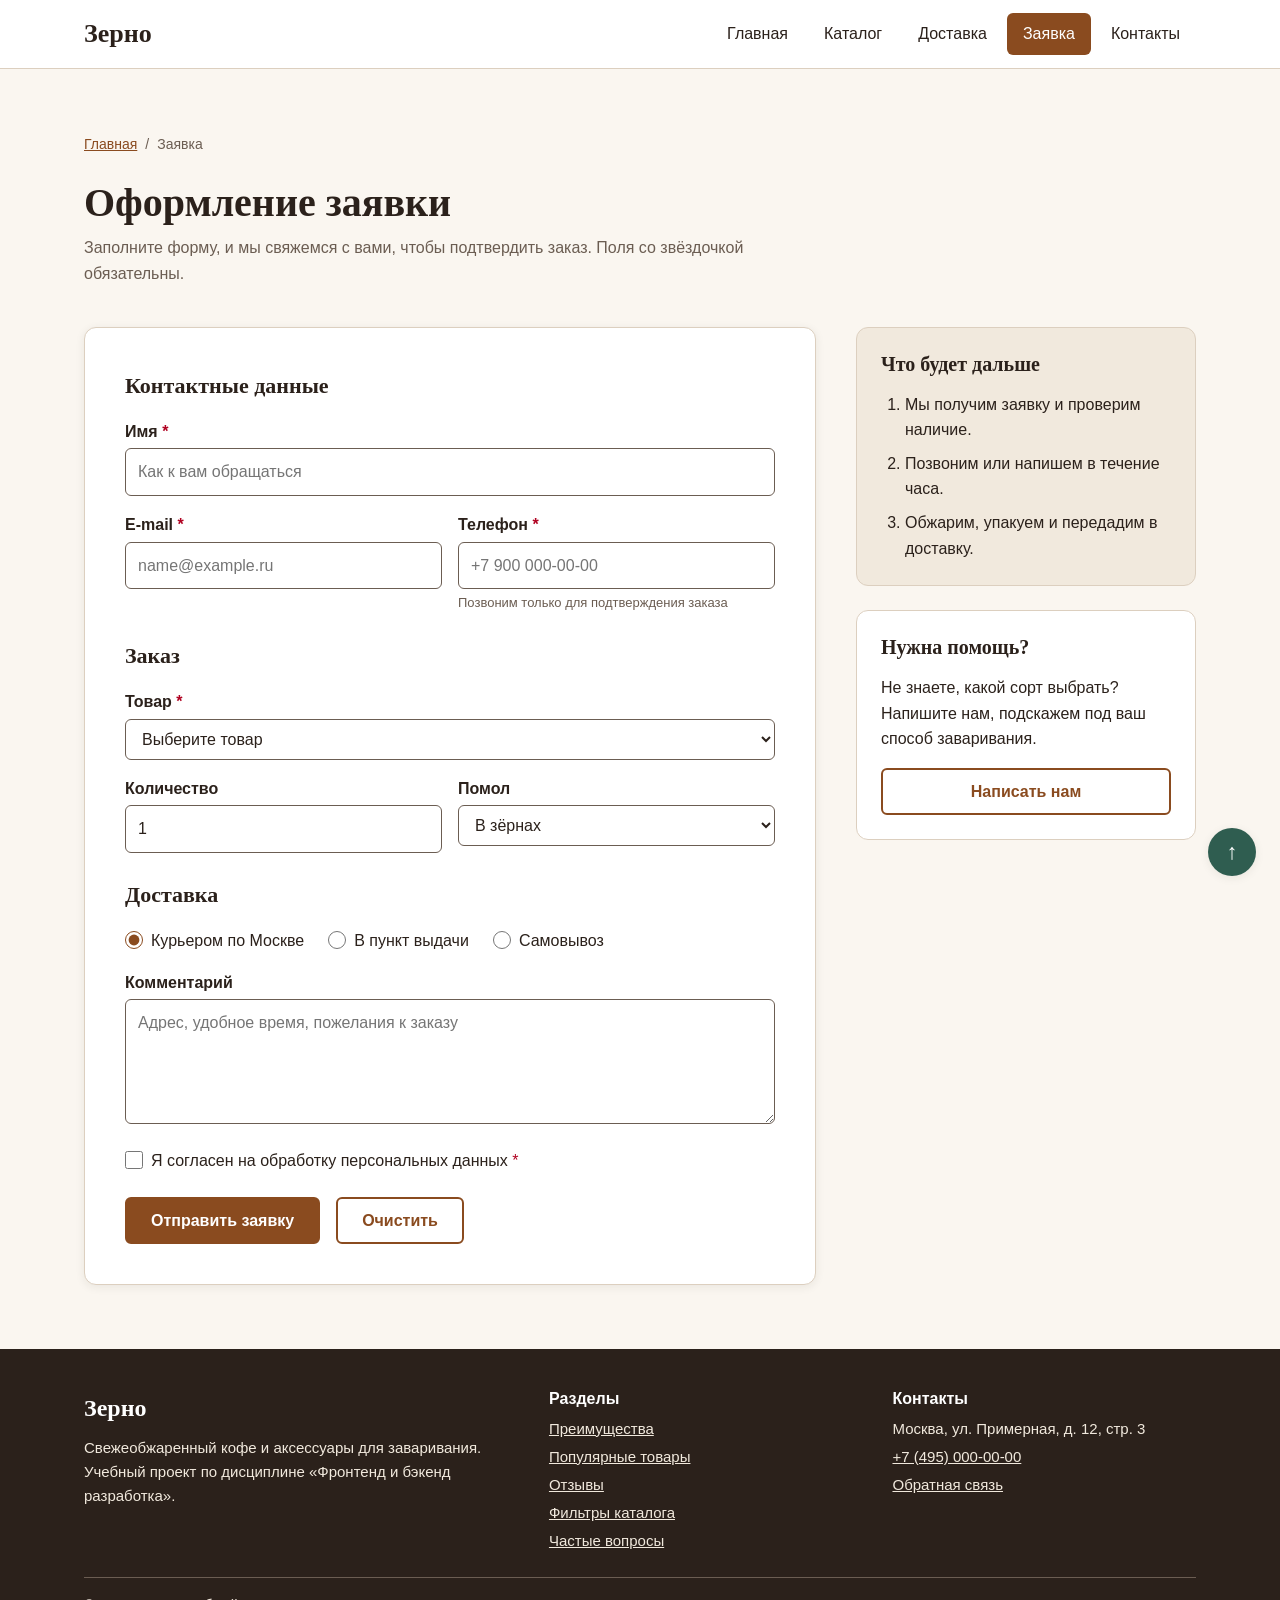
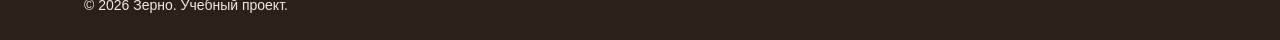
<file: order.html>
<!DOCTYPE html>
<html lang="ru">
<head>
  <meta charset="UTF-8">
  <meta name="viewport" content="width=device-width, initial-scale=1.0">
  <meta name="description" content="Оформление заявки в магазине Зерно: выберите товар, помол и способ доставки.">
  <title>Оформление заявки — Зерно</title>
  <link rel="stylesheet" href="css/style.css">
  <script src="js/main.js" defer></script>
</head>
<body id="top">
  <header class="site-header">
    <div class="container site-header__inner">
      <a class="site-header__logo" href="index.html">Зерно</a>

      <nav class="site-nav" aria-label="Основная навигация">
        <ul class="site-nav__list">
          <li class="site-nav__item"><a class="site-nav__link" href="index.html">Главная</a></li>
          <li class="site-nav__item"><a class="site-nav__link" href="catalog.html">Каталог</a></li>
          <li class="site-nav__item"><a class="site-nav__link" href="delivery.html">Доставка</a></li>
          <li class="site-nav__item"><a class="site-nav__link site-nav__link--active" href="order.html" aria-current="page">Заявка</a></li>
          <li class="site-nav__item"><a class="site-nav__link" href="contacts.html">Контакты</a></li>
        </ul>
      </nav>
    </div>
  </header>

  <main>
    <section class="section">
      <div class="container">
        <nav class="breadcrumbs" aria-label="Хлебные крошки">
          <ol class="breadcrumbs__list">
            <li class="breadcrumbs__item"><a class="breadcrumbs__link" href="index.html">Главная</a></li>
            <li class="breadcrumbs__item"><span class="breadcrumbs__current" aria-current="page">Заявка</span></li>
          </ol>
        </nav>

        <h1 class="page-title">Оформление заявки</h1>
        <p class="section__lead">Заполните форму, и мы свяжемся с вами, чтобы подтвердить заказ. Поля со звёздочкой обязательны.</p>

        <div class="order-layout">
          <form class="form form--panel" action="#" method="post">
            <fieldset class="form__group">
              <legend class="form__legend">Контактные данные</legend>

              <div class="form__field">
                <label class="form__label" for="order-name">Имя <span class="form__required" aria-hidden="true">*</span></label>
                <input class="form__input" id="order-name" name="name" type="text" placeholder="Как к вам обращаться" minlength="2" autocomplete="given-name" required>
              </div>

              <div class="form__row">
                <div class="form__field">
                  <label class="form__label" for="order-email">E-mail <span class="form__required" aria-hidden="true">*</span></label>
                  <input class="form__input" id="order-email" name="email" type="email" placeholder="name@example.ru" autocomplete="email" required>
                </div>

                <div class="form__field">
                  <label class="form__label" for="order-phone">Телефон <span class="form__required" aria-hidden="true">*</span></label>
                  <input class="form__input" id="order-phone" name="phone" type="tel" placeholder="+7 900 000-00-00" autocomplete="tel" aria-describedby="order-phone-hint" required>
                  <span class="form__hint" id="order-phone-hint">Позвоним только для подтверждения заказа</span>
                </div>
              </div>
            </fieldset>

            <fieldset class="form__group">
              <legend class="form__legend">Заказ</legend>

              <div class="form__field">
                <label class="form__label" for="order-product">Товар <span class="form__required" aria-hidden="true">*</span></label>
                <select class="form__select" id="order-product" name="product" required>
                  <option value="">Выберите товар</option>
                  <optgroup label="Кофе под фильтр">
                    <option value="ethiopia">Эфиопия Иргачеффе — 890 ₽</option>
                    <option value="colombia">Колумбия Уила — 790 ₽</option>
                  </optgroup>
                  <optgroup label="Кофе под эспрессо">
                    <option value="brazil">Бразилия Серрадо — 650 ₽</option>
                  </optgroup>
                  <optgroup label="Аксессуары">
                    <option value="dripper">Воронка V60 керамическая — 1 490 ₽</option>
                    <option value="grinder">Ручная кофемолка Mill S — 3 990 ₽</option>
                  </optgroup>
                </select>
              </div>

              <div class="form__row">
                <div class="form__field">
                  <label class="form__label" for="order-quantity">Количество</label>
                  <input class="form__input" id="order-quantity" name="quantity" type="number" min="1" max="20" value="1">
                </div>

                <div class="form__field">
                  <label class="form__label" for="order-grind">Помол</label>
                  <select class="form__select" id="order-grind" name="grind">
                    <option value="beans">В зёрнах</option>
                    <option value="filter">Под фильтр</option>
                    <option value="espresso">Под эспрессо</option>
                    <option value="cezve">Под турку</option>
                  </select>
                </div>
              </div>
            </fieldset>

            <fieldset class="form__group">
              <legend class="form__legend">Доставка</legend>

              <div class="form__options">
                <label class="form__check">
                  <input class="form__radio" type="radio" name="delivery" value="courier" checked>
                  Курьером по Москве
                </label>
                <label class="form__check">
                  <input class="form__radio" type="radio" name="delivery" value="pickup-point">
                  В пункт выдачи
                </label>
                <label class="form__check">
                  <input class="form__radio" type="radio" name="delivery" value="pickup">
                  Самовывоз
                </label>
              </div>

              <div class="form__field">
                <label class="form__label" for="order-comment">Комментарий</label>
                <textarea class="form__textarea" id="order-comment" name="comment" rows="4" placeholder="Адрес, удобное время, пожелания к заказу"></textarea>
              </div>
            </fieldset>

            <label class="form__check" for="order-agreement">
              <input class="form__checkbox" id="order-agreement" name="agreement" type="checkbox" required>
              <span>Я согласен на обработку персональных данных <span class="form__required" aria-hidden="true">*</span></span>
            </label>

            <div class="form__actions">
              <button class="button" type="submit">Отправить заявку</button>
              <button class="button button--secondary" type="reset">Очистить</button>
            </div>
          </form>

          <aside class="order-layout__aside">
            <div class="info-card info-card--accent">
              <h2 class="info-card__title">Что будет дальше</h2>
              <ol class="info-card__list">
                <li class="info-card__item">Мы получим заявку и проверим наличие.</li>
                <li class="info-card__item">Позвоним или напишем в течение часа.</li>
                <li class="info-card__item">Обжарим, упакуем и передадим в доставку.</li>
              </ol>
            </div>

            <div class="info-card">
              <h2 class="info-card__title">Нужна помощь?</h2>
              <p class="info-card__text">Не знаете, какой сорт выбрать? Напишите нам, подскажем под ваш способ заваривания.</p>
              <a class="button button--secondary button--wide" href="contacts.html">Написать нам</a>
            </div>
          </aside>
        </div>
      </div>
    </section>
  </main>

  <footer class="site-footer">
    <div class="container">
      <div class="site-footer__inner">
        <div class="site-footer__column">
          <p class="site-footer__logo">Зерно</p>
          <p class="site-footer__text">Свежеобжаренный кофе и аксессуары для заваривания. Учебный проект по дисциплине «Фронтенд и бэкенд разработка».</p>
        </div>

        <nav class="site-footer__column" aria-label="Разделы сайта">
          <h2 class="site-footer__title">Разделы</h2>
          <ul class="site-footer__list">
            <li class="site-footer__item"><a class="site-footer__link" href="index.html#advantages">Преимущества</a></li>
            <li class="site-footer__item"><a class="site-footer__link" href="index.html#popular">Популярные товары</a></li>
            <li class="site-footer__item"><a class="site-footer__link" href="index.html#reviews">Отзывы</a></li>
            <li class="site-footer__item"><a class="site-footer__link" href="catalog.html#filters">Фильтры каталога</a></li>
            <li class="site-footer__item"><a class="site-footer__link" href="delivery.html#faq">Частые вопросы</a></li>
          </ul>
        </nav>

        <div class="site-footer__column">
          <h2 class="site-footer__title">Контакты</h2>
          <ul class="site-footer__list">
            <li class="site-footer__item">Москва, ул. Примерная, д. 12, стр. 3</li>
            <li class="site-footer__item"><a class="site-footer__link" href="tel:+74950000000">+7 (495) 000-00-00</a></li>
            <li class="site-footer__item"><a class="site-footer__link" href="contacts.html#feedback">Обратная связь</a></li>
          </ul>
        </div>
      </div>

      <p class="site-footer__copy">&copy; 2026 Зерно. Учебный проект.</p>
    </div>
  </footer>

  <a class="to-top" href="#top" aria-label="Наверх">&uarr;</a>

  <p class="notice" role="status" hidden>Спасибо! Заявка отправлена, мы свяжемся с вами.</p>
</body>
</html>
</file>
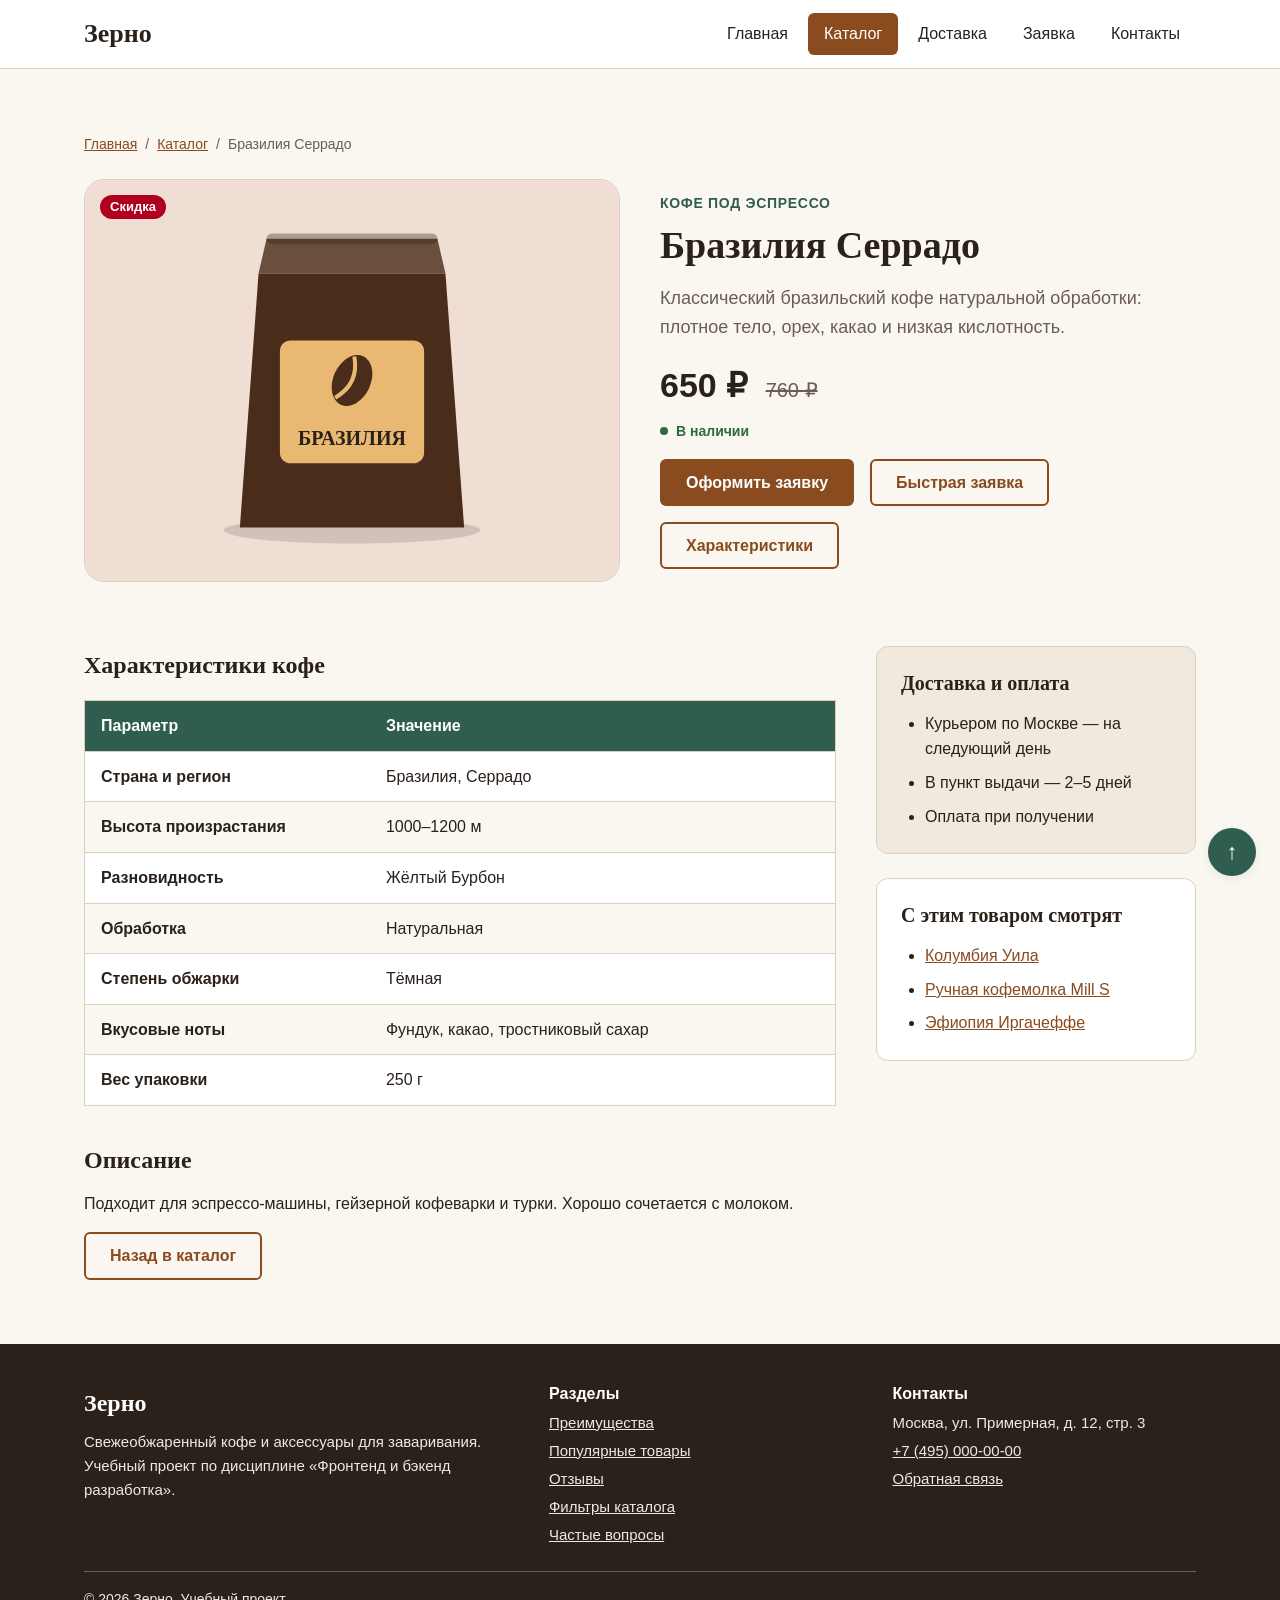
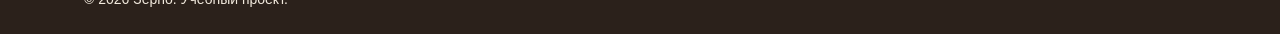
<file: product-brazil.html>
<!DOCTYPE html>
<html lang="ru">
<head>
  <meta charset="UTF-8">
  <meta name="viewport" content="width=device-width, initial-scale=1.0">
  <meta name="description" content="Бразилия Серрадо — плотный эспрессо с орехом и какао. 250 г, 650 ₽ со скидкой.">
  <title>Бразилия Серрадо — Зерно</title>
  <link rel="stylesheet" href="css/style.css">
  <script src="js/main.js" defer></script>
</head>
<body id="top">
  <header class="site-header">
    <div class="container site-header__inner">
      <a class="site-header__logo" href="index.html">Зерно</a>

      <nav class="site-nav" aria-label="Основная навигация">
        <ul class="site-nav__list">
          <li class="site-nav__item"><a class="site-nav__link" href="index.html">Главная</a></li>
          <li class="site-nav__item"><a class="site-nav__link site-nav__link--active" href="catalog.html">Каталог</a></li>
          <li class="site-nav__item"><a class="site-nav__link" href="delivery.html">Доставка</a></li>
          <li class="site-nav__item"><a class="site-nav__link" href="order.html">Заявка</a></li>
          <li class="site-nav__item"><a class="site-nav__link" href="contacts.html">Контакты</a></li>
        </ul>
      </nav>
    </div>
  </header>

  <main>
    <section class="section">
      <div class="container">
        <nav class="breadcrumbs" aria-label="Хлебные крошки">
          <ol class="breadcrumbs__list">
            <li class="breadcrumbs__item"><a class="breadcrumbs__link" href="index.html">Главная</a></li>
            <li class="breadcrumbs__item"><a class="breadcrumbs__link" href="catalog.html">Каталог</a></li>
            <li class="breadcrumbs__item"><span class="breadcrumbs__current" aria-current="page">Бразилия Серрадо</span></li>
          </ol>
        </nav>

        <article class="product-details">
          <div class="product-details__media">
            <span class="badge badge--sale product-details__badge">Скидка</span>
            <img class="product-details__image" src="images/brazil.svg" alt="Пачка кофе Бразилия Серрадо" width="400" height="300">
          </div>

          <div class="product-details__content">
            <p class="product-details__category">Кофе под эспрессо</p>
            <h1 class="product-details__title">Бразилия Серрадо</h1>
            <p class="product-details__lead">Классический бразильский кофе натуральной обработки: плотное тело, орех, какао и низкая кислотность.</p>
            <p class="product-details__price">650&nbsp;₽ <s class="product-details__old-price">760&nbsp;₽</s></p>
            <p class="stock stock--available">В наличии</p>
            <div class="product-details__actions">
              <a class="button" href="order.html?product=brazil">Оформить заявку</a>
              <button class="button button--secondary" type="button" data-modal-open data-product="Бразилия Серрадо">Быстрая заявка</button>
              <a class="button button--secondary" href="#specs">Характеристики</a>
            </div>
          </div>
        </article>

        <div class="product-layout">
          <section class="product-layout__main" id="specs">
            <table class="data-table">
              <caption class="data-table__caption">Характеристики кофе</caption>
              <thead>
                <tr>
                  <th class="data-table__head" scope="col">Параметр</th>
                  <th class="data-table__head" scope="col">Значение</th>
                </tr>
              </thead>
              <tbody>
                <tr class="data-table__row">
                  <th class="data-table__row-head" scope="row">Страна и регион</th>
                  <td class="data-table__cell">Бразилия, Серрадо</td>
                </tr>
                <tr class="data-table__row">
                  <th class="data-table__row-head" scope="row">Высота произрастания</th>
                  <td class="data-table__cell">1000–1200 м</td>
                </tr>
                <tr class="data-table__row">
                  <th class="data-table__row-head" scope="row">Разновидность</th>
                  <td class="data-table__cell">Жёлтый Бурбон</td>
                </tr>
                <tr class="data-table__row">
                  <th class="data-table__row-head" scope="row">Обработка</th>
                  <td class="data-table__cell">Натуральная</td>
                </tr>
                <tr class="data-table__row">
                  <th class="data-table__row-head" scope="row">Степень обжарки</th>
                  <td class="data-table__cell">Тёмная</td>
                </tr>
                <tr class="data-table__row">
                  <th class="data-table__row-head" scope="row">Вкусовые ноты</th>
                  <td class="data-table__cell">Фундук, какао, тростниковый сахар</td>
                </tr>
                <tr class="data-table__row">
                  <th class="data-table__row-head" scope="row">Вес упаковки</th>
                  <td class="data-table__cell">250 г</td>
                </tr>
              </tbody>
            </table>

            <h2 class="product-layout__title">Описание</h2>
            <p>Подходит для эспрессо-машины, гейзерной кофеварки и турки. Хорошо сочетается с молоком.</p>
            <a class="button button--secondary" href="catalog.html">Назад в каталог</a>
          </section>

          <aside class="product-layout__aside">
            <div class="info-card info-card--accent">
              <h2 class="info-card__title">Доставка и оплата</h2>
              <ul class="info-card__list">
                <li class="info-card__item">Курьером по Москве — на следующий день</li>
                <li class="info-card__item">В пункт выдачи — 2–5 дней</li>
                <li class="info-card__item">Оплата при получении</li>
              </ul>
            </div>

            <div class="info-card">
              <h2 class="info-card__title">С этим товаром смотрят</h2>
              <ul class="info-card__list">
                <li class="info-card__item"><a class="info-card__link" href="product-colombia.html">Колумбия Уила</a></li>
                <li class="info-card__item"><a class="info-card__link" href="product-grinder.html">Ручная кофемолка Mill S</a></li>
                <li class="info-card__item"><a class="info-card__link" href="product.html">Эфиопия Иргачеффе</a></li>
              </ul>
            </div>
          </aside>
        </div>
      </div>
    </section>
  </main>

  <footer class="site-footer">
    <div class="container">
      <div class="site-footer__inner">
        <div class="site-footer__column">
          <p class="site-footer__logo">Зерно</p>
          <p class="site-footer__text">Свежеобжаренный кофе и аксессуары для заваривания. Учебный проект по дисциплине «Фронтенд и бэкенд разработка».</p>
        </div>

        <nav class="site-footer__column" aria-label="Разделы сайта">
          <h2 class="site-footer__title">Разделы</h2>
          <ul class="site-footer__list">
            <li class="site-footer__item"><a class="site-footer__link" href="index.html#advantages">Преимущества</a></li>
            <li class="site-footer__item"><a class="site-footer__link" href="index.html#popular">Популярные товары</a></li>
            <li class="site-footer__item"><a class="site-footer__link" href="index.html#reviews">Отзывы</a></li>
            <li class="site-footer__item"><a class="site-footer__link" href="catalog.html#filters">Фильтры каталога</a></li>
            <li class="site-footer__item"><a class="site-footer__link" href="delivery.html#faq">Частые вопросы</a></li>
          </ul>
        </nav>

        <div class="site-footer__column">
          <h2 class="site-footer__title">Контакты</h2>
          <ul class="site-footer__list">
            <li class="site-footer__item">Москва, ул. Примерная, д. 12, стр. 3</li>
            <li class="site-footer__item"><a class="site-footer__link" href="tel:+74950000000">+7 (495) 000-00-00</a></li>
            <li class="site-footer__item"><a class="site-footer__link" href="contacts.html#feedback">Обратная связь</a></li>
          </ul>
        </div>
      </div>

      <p class="site-footer__copy">&copy; 2026 Зерно. Учебный проект.</p>
    </div>
  </footer>

  <a class="to-top" href="#top" aria-label="Наверх">&uarr;</a>

  <dialog class="modal" aria-labelledby="modal-title">
    <div class="modal__body">
      <div class="modal__header">
        <h2 class="modal__title" id="modal-title">Быстрая заявка</h2>
        <button class="modal__close" type="button" aria-label="Закрыть окно" data-modal-close>&times;</button>
      </div>
      <p class="modal__text">Оставьте контакты — перезвоним и уточним детали заказа.</p>

      <form class="form" method="dialog">
        <div class="form__field">
          <label class="form__label" for="quick-product">Товар</label>
          <input class="form__input" id="quick-product" name="product" type="text" readonly>
        </div>

        <div class="form__field">
          <label class="form__label" for="quick-name">Имя <span class="form__required" aria-hidden="true">*</span></label>
          <input class="form__input" id="quick-name" name="name" type="text" placeholder="Как к вам обращаться" minlength="2" autocomplete="given-name" required>
        </div>

        <div class="form__field">
          <label class="form__label" for="quick-phone">Телефон <span class="form__required" aria-hidden="true">*</span></label>
          <input class="form__input" id="quick-phone" name="phone" type="tel" placeholder="+7 900 000-00-00" autocomplete="tel" required>
        </div>

        <label class="form__check" for="quick-agreement">
          <input class="form__checkbox" id="quick-agreement" name="agreement" type="checkbox" required>
          <span>Я согласен на обработку персональных данных <span class="form__required" aria-hidden="true">*</span></span>
        </label>

        <div class="form__actions">
          <button class="button" type="submit">Отправить</button>
          <button class="button button--secondary" type="button" data-modal-close>Отмена</button>
        </div>
      </form>
    </div>
  </dialog>

  <p class="notice" role="status" hidden>Спасибо! Заявка отправлена, мы свяжемся с вами.</p>
</body>
</html>
</file>
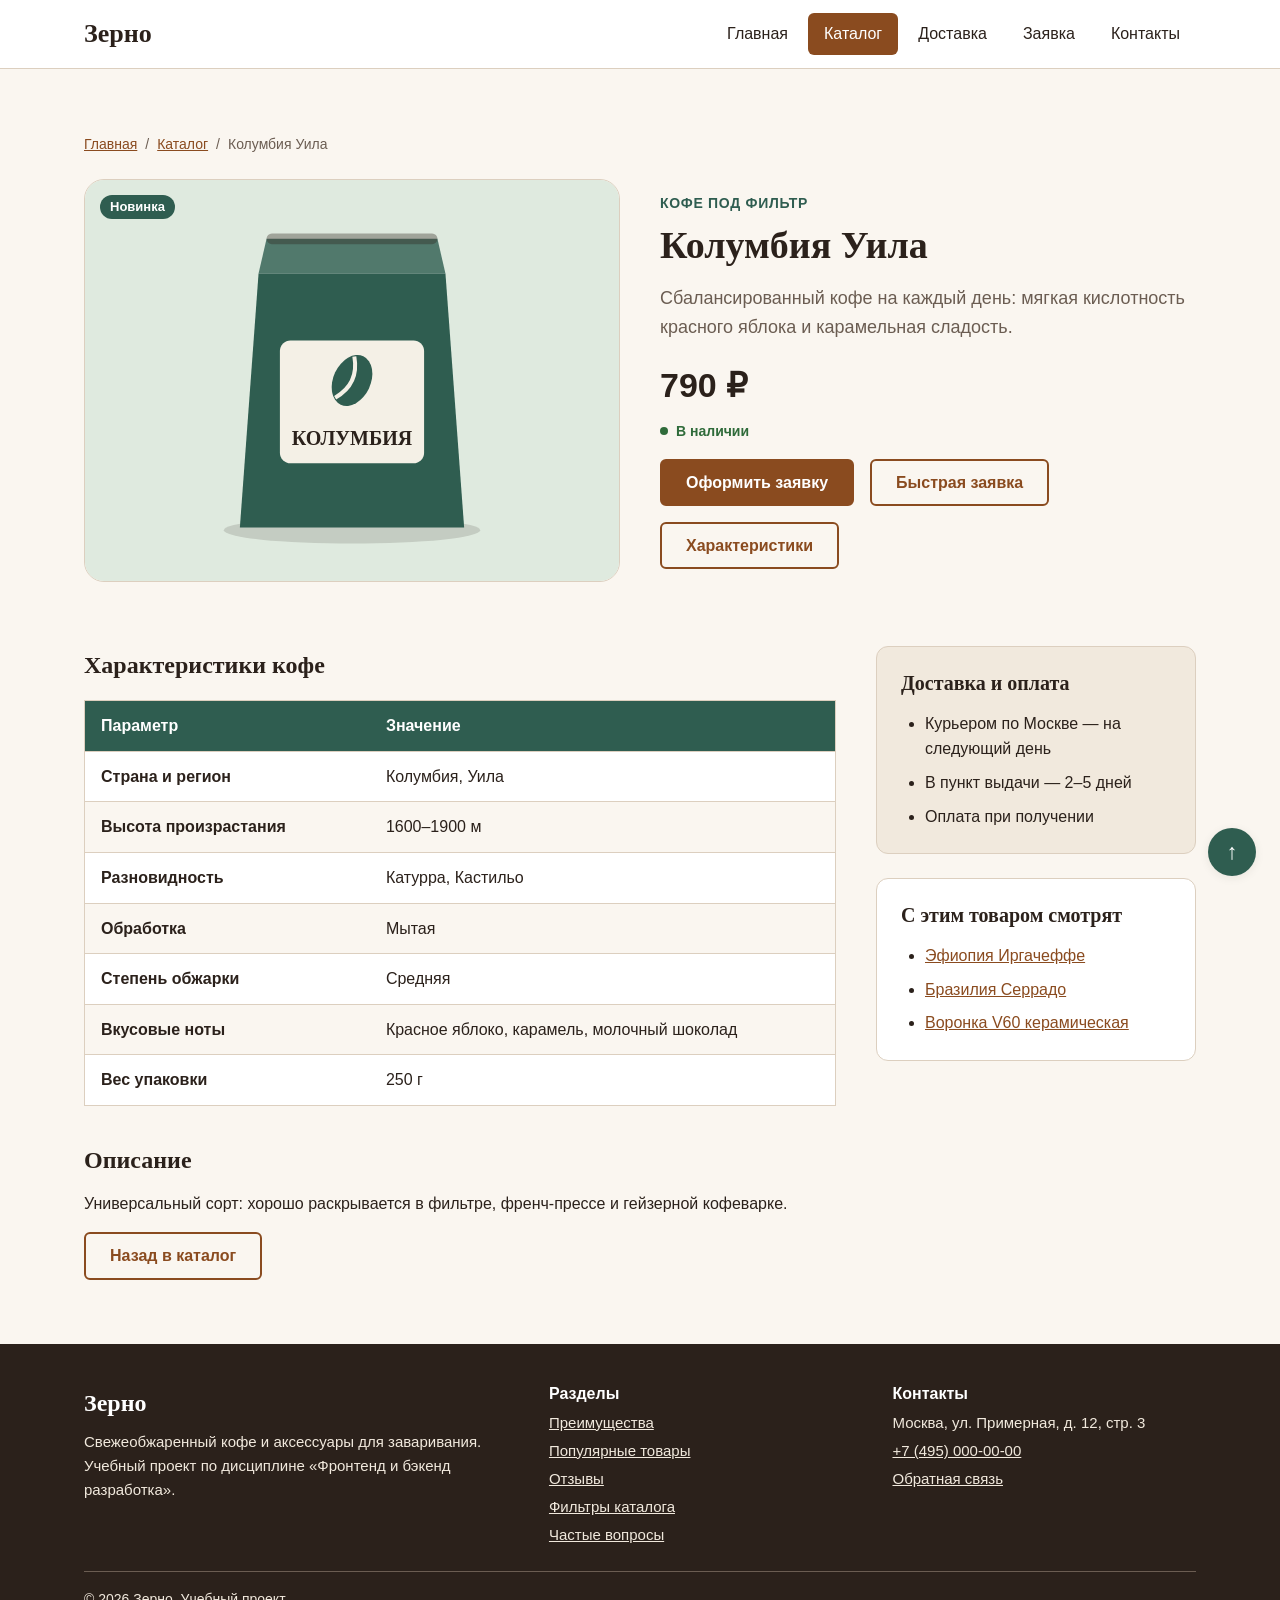
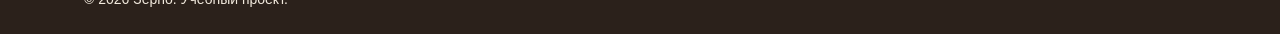
<file: product-colombia.html>
<!DOCTYPE html>
<html lang="ru">
<head>
  <meta charset="UTF-8">
  <meta name="viewport" content="width=device-width, initial-scale=1.0">
  <meta name="description" content="Колумбия Уила — средняя обжарка: красное яблоко, карамель и молочный шоколад. 250 г, 790 ₽.">
  <title>Колумбия Уила — Зерно</title>
  <link rel="stylesheet" href="css/style.css">
  <script src="js/main.js" defer></script>
</head>
<body id="top">
  <header class="site-header">
    <div class="container site-header__inner">
      <a class="site-header__logo" href="index.html">Зерно</a>

      <nav class="site-nav" aria-label="Основная навигация">
        <ul class="site-nav__list">
          <li class="site-nav__item"><a class="site-nav__link" href="index.html">Главная</a></li>
          <li class="site-nav__item"><a class="site-nav__link site-nav__link--active" href="catalog.html">Каталог</a></li>
          <li class="site-nav__item"><a class="site-nav__link" href="delivery.html">Доставка</a></li>
          <li class="site-nav__item"><a class="site-nav__link" href="order.html">Заявка</a></li>
          <li class="site-nav__item"><a class="site-nav__link" href="contacts.html">Контакты</a></li>
        </ul>
      </nav>
    </div>
  </header>

  <main>
    <section class="section">
      <div class="container">
        <nav class="breadcrumbs" aria-label="Хлебные крошки">
          <ol class="breadcrumbs__list">
            <li class="breadcrumbs__item"><a class="breadcrumbs__link" href="index.html">Главная</a></li>
            <li class="breadcrumbs__item"><a class="breadcrumbs__link" href="catalog.html">Каталог</a></li>
            <li class="breadcrumbs__item"><span class="breadcrumbs__current" aria-current="page">Колумбия Уила</span></li>
          </ol>
        </nav>

        <article class="product-details">
          <div class="product-details__media">
            <span class="badge badge--new product-details__badge">Новинка</span>
            <img class="product-details__image" src="images/colombia.svg" alt="Пачка кофе Колумбия Уила" width="400" height="300">
          </div>

          <div class="product-details__content">
            <p class="product-details__category">Кофе под фильтр</p>
            <h1 class="product-details__title">Колумбия Уила</h1>
            <p class="product-details__lead">Сбалансированный кофе на каждый день: мягкая кислотность красного яблока и карамельная сладость.</p>
            <p class="product-details__price">790&nbsp;₽</p>
            <p class="stock stock--available">В наличии</p>
            <div class="product-details__actions">
              <a class="button" href="order.html?product=colombia">Оформить заявку</a>
              <button class="button button--secondary" type="button" data-modal-open data-product="Колумбия Уила">Быстрая заявка</button>
              <a class="button button--secondary" href="#specs">Характеристики</a>
            </div>
          </div>
        </article>

        <div class="product-layout">
          <section class="product-layout__main" id="specs">
            <table class="data-table">
              <caption class="data-table__caption">Характеристики кофе</caption>
              <thead>
                <tr>
                  <th class="data-table__head" scope="col">Параметр</th>
                  <th class="data-table__head" scope="col">Значение</th>
                </tr>
              </thead>
              <tbody>
                <tr class="data-table__row">
                  <th class="data-table__row-head" scope="row">Страна и регион</th>
                  <td class="data-table__cell">Колумбия, Уила</td>
                </tr>
                <tr class="data-table__row">
                  <th class="data-table__row-head" scope="row">Высота произрастания</th>
                  <td class="data-table__cell">1600–1900 м</td>
                </tr>
                <tr class="data-table__row">
                  <th class="data-table__row-head" scope="row">Разновидность</th>
                  <td class="data-table__cell">Катурра, Кастильо</td>
                </tr>
                <tr class="data-table__row">
                  <th class="data-table__row-head" scope="row">Обработка</th>
                  <td class="data-table__cell">Мытая</td>
                </tr>
                <tr class="data-table__row">
                  <th class="data-table__row-head" scope="row">Степень обжарки</th>
                  <td class="data-table__cell">Средняя</td>
                </tr>
                <tr class="data-table__row">
                  <th class="data-table__row-head" scope="row">Вкусовые ноты</th>
                  <td class="data-table__cell">Красное яблоко, карамель, молочный шоколад</td>
                </tr>
                <tr class="data-table__row">
                  <th class="data-table__row-head" scope="row">Вес упаковки</th>
                  <td class="data-table__cell">250 г</td>
                </tr>
              </tbody>
            </table>

            <h2 class="product-layout__title">Описание</h2>
            <p>Универсальный сорт: хорошо раскрывается в фильтре, френч-прессе и гейзерной кофеварке.</p>
            <a class="button button--secondary" href="catalog.html">Назад в каталог</a>
          </section>

          <aside class="product-layout__aside">
            <div class="info-card info-card--accent">
              <h2 class="info-card__title">Доставка и оплата</h2>
              <ul class="info-card__list">
                <li class="info-card__item">Курьером по Москве — на следующий день</li>
                <li class="info-card__item">В пункт выдачи — 2–5 дней</li>
                <li class="info-card__item">Оплата при получении</li>
              </ul>
            </div>

            <div class="info-card">
              <h2 class="info-card__title">С этим товаром смотрят</h2>
              <ul class="info-card__list">
                <li class="info-card__item"><a class="info-card__link" href="product.html">Эфиопия Иргачеффе</a></li>
                <li class="info-card__item"><a class="info-card__link" href="product-brazil.html">Бразилия Серрадо</a></li>
                <li class="info-card__item"><a class="info-card__link" href="product-dripper.html">Воронка V60 керамическая</a></li>
              </ul>
            </div>
          </aside>
        </div>
      </div>
    </section>
  </main>

  <footer class="site-footer">
    <div class="container">
      <div class="site-footer__inner">
        <div class="site-footer__column">
          <p class="site-footer__logo">Зерно</p>
          <p class="site-footer__text">Свежеобжаренный кофе и аксессуары для заваривания. Учебный проект по дисциплине «Фронтенд и бэкенд разработка».</p>
        </div>

        <nav class="site-footer__column" aria-label="Разделы сайта">
          <h2 class="site-footer__title">Разделы</h2>
          <ul class="site-footer__list">
            <li class="site-footer__item"><a class="site-footer__link" href="index.html#advantages">Преимущества</a></li>
            <li class="site-footer__item"><a class="site-footer__link" href="index.html#popular">Популярные товары</a></li>
            <li class="site-footer__item"><a class="site-footer__link" href="index.html#reviews">Отзывы</a></li>
            <li class="site-footer__item"><a class="site-footer__link" href="catalog.html#filters">Фильтры каталога</a></li>
            <li class="site-footer__item"><a class="site-footer__link" href="delivery.html#faq">Частые вопросы</a></li>
          </ul>
        </nav>

        <div class="site-footer__column">
          <h2 class="site-footer__title">Контакты</h2>
          <ul class="site-footer__list">
            <li class="site-footer__item">Москва, ул. Примерная, д. 12, стр. 3</li>
            <li class="site-footer__item"><a class="site-footer__link" href="tel:+74950000000">+7 (495) 000-00-00</a></li>
            <li class="site-footer__item"><a class="site-footer__link" href="contacts.html#feedback">Обратная связь</a></li>
          </ul>
        </div>
      </div>

      <p class="site-footer__copy">&copy; 2026 Зерно. Учебный проект.</p>
    </div>
  </footer>

  <a class="to-top" href="#top" aria-label="Наверх">&uarr;</a>

  <dialog class="modal" aria-labelledby="modal-title">
    <div class="modal__body">
      <div class="modal__header">
        <h2 class="modal__title" id="modal-title">Быстрая заявка</h2>
        <button class="modal__close" type="button" aria-label="Закрыть окно" data-modal-close>&times;</button>
      </div>
      <p class="modal__text">Оставьте контакты — перезвоним и уточним детали заказа.</p>

      <form class="form" method="dialog">
        <div class="form__field">
          <label class="form__label" for="quick-product">Товар</label>
          <input class="form__input" id="quick-product" name="product" type="text" readonly>
        </div>

        <div class="form__field">
          <label class="form__label" for="quick-name">Имя <span class="form__required" aria-hidden="true">*</span></label>
          <input class="form__input" id="quick-name" name="name" type="text" placeholder="Как к вам обращаться" minlength="2" autocomplete="given-name" required>
        </div>

        <div class="form__field">
          <label class="form__label" for="quick-phone">Телефон <span class="form__required" aria-hidden="true">*</span></label>
          <input class="form__input" id="quick-phone" name="phone" type="tel" placeholder="+7 900 000-00-00" autocomplete="tel" required>
        </div>

        <label class="form__check" for="quick-agreement">
          <input class="form__checkbox" id="quick-agreement" name="agreement" type="checkbox" required>
          <span>Я согласен на обработку персональных данных <span class="form__required" aria-hidden="true">*</span></span>
        </label>

        <div class="form__actions">
          <button class="button" type="submit">Отправить</button>
          <button class="button button--secondary" type="button" data-modal-close>Отмена</button>
        </div>
      </form>
    </div>
  </dialog>

  <p class="notice" role="status" hidden>Спасибо! Заявка отправлена, мы свяжемся с вами.</p>
</body>
</html>
</file>
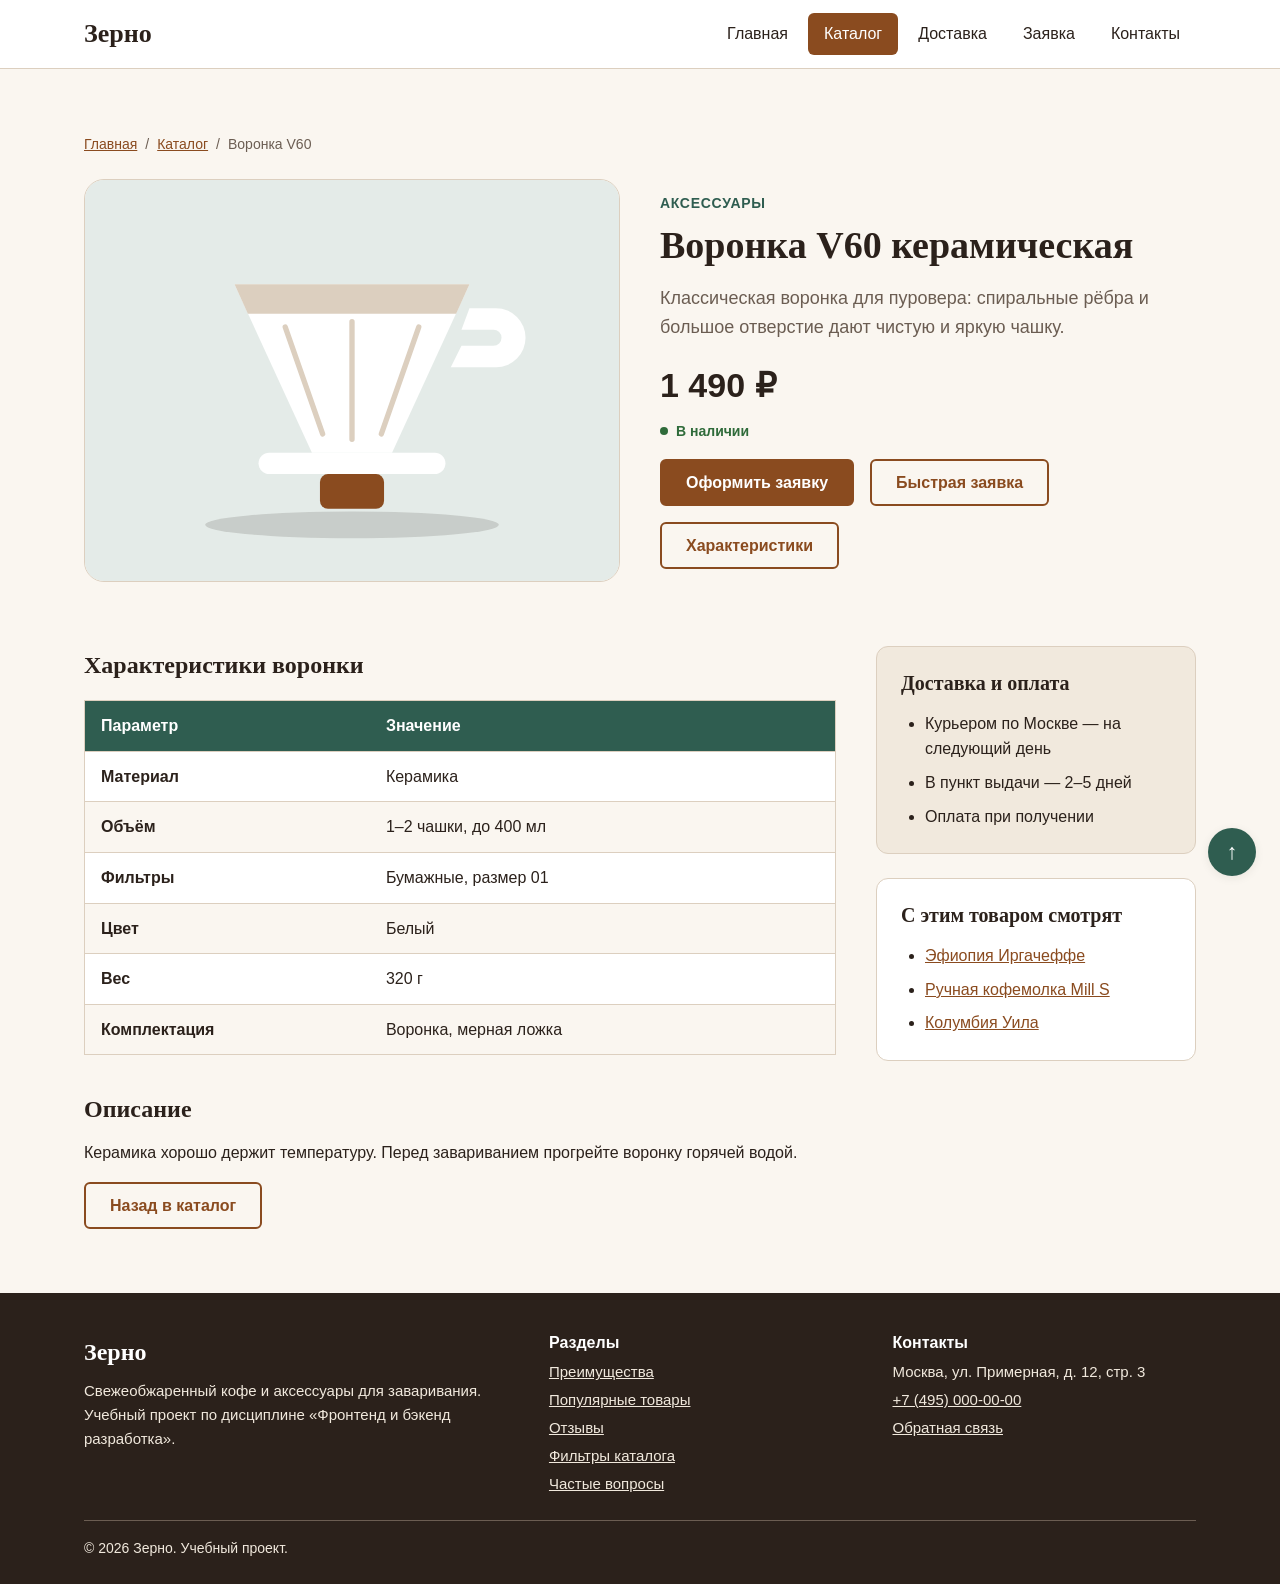
<file: product-dripper.html>
<!DOCTYPE html>
<html lang="ru">
<head>
  <meta charset="UTF-8">
  <meta name="viewport" content="width=device-width, initial-scale=1.0">
  <meta name="description" content="Керамическая воронка V60 для пуровера на одну-две чашки. 1 490 ₽.">
  <title>Воронка V60 керамическая — Зерно</title>
  <link rel="stylesheet" href="css/style.css">
  <script src="js/main.js" defer></script>
</head>
<body id="top">
  <header class="site-header">
    <div class="container site-header__inner">
      <a class="site-header__logo" href="index.html">Зерно</a>

      <nav class="site-nav" aria-label="Основная навигация">
        <ul class="site-nav__list">
          <li class="site-nav__item"><a class="site-nav__link" href="index.html">Главная</a></li>
          <li class="site-nav__item"><a class="site-nav__link site-nav__link--active" href="catalog.html">Каталог</a></li>
          <li class="site-nav__item"><a class="site-nav__link" href="delivery.html">Доставка</a></li>
          <li class="site-nav__item"><a class="site-nav__link" href="order.html">Заявка</a></li>
          <li class="site-nav__item"><a class="site-nav__link" href="contacts.html">Контакты</a></li>
        </ul>
      </nav>
    </div>
  </header>

  <main>
    <section class="section">
      <div class="container">
        <nav class="breadcrumbs" aria-label="Хлебные крошки">
          <ol class="breadcrumbs__list">
            <li class="breadcrumbs__item"><a class="breadcrumbs__link" href="index.html">Главная</a></li>
            <li class="breadcrumbs__item"><a class="breadcrumbs__link" href="catalog.html">Каталог</a></li>
            <li class="breadcrumbs__item"><span class="breadcrumbs__current" aria-current="page">Воронка V60</span></li>
          </ol>
        </nav>

        <article class="product-details">
          <div class="product-details__media">
            <img class="product-details__image" src="images/dripper.svg" alt="Керамическая воронка для пуровера" width="400" height="300">
          </div>

          <div class="product-details__content">
            <p class="product-details__category">Аксессуары</p>
            <h1 class="product-details__title">Воронка V60 керамическая</h1>
            <p class="product-details__lead">Классическая воронка для пуровера: спиральные рёбра и большое отверстие дают чистую и яркую чашку.</p>
            <p class="product-details__price">1&nbsp;490&nbsp;₽</p>
            <p class="stock stock--available">В наличии</p>
            <div class="product-details__actions">
              <a class="button" href="order.html?product=dripper">Оформить заявку</a>
              <button class="button button--secondary" type="button" data-modal-open data-product="Воронка V60 керамическая">Быстрая заявка</button>
              <a class="button button--secondary" href="#specs">Характеристики</a>
            </div>
          </div>
        </article>

        <div class="product-layout">
          <section class="product-layout__main" id="specs">
            <table class="data-table">
              <caption class="data-table__caption">Характеристики воронки</caption>
              <thead>
                <tr>
                  <th class="data-table__head" scope="col">Параметр</th>
                  <th class="data-table__head" scope="col">Значение</th>
                </tr>
              </thead>
              <tbody>
                <tr class="data-table__row">
                  <th class="data-table__row-head" scope="row">Материал</th>
                  <td class="data-table__cell">Керамика</td>
                </tr>
                <tr class="data-table__row">
                  <th class="data-table__row-head" scope="row">Объём</th>
                  <td class="data-table__cell">1–2 чашки, до 400 мл</td>
                </tr>
                <tr class="data-table__row">
                  <th class="data-table__row-head" scope="row">Фильтры</th>
                  <td class="data-table__cell">Бумажные, размер 01</td>
                </tr>
                <tr class="data-table__row">
                  <th class="data-table__row-head" scope="row">Цвет</th>
                  <td class="data-table__cell">Белый</td>
                </tr>
                <tr class="data-table__row">
                  <th class="data-table__row-head" scope="row">Вес</th>
                  <td class="data-table__cell">320 г</td>
                </tr>
                <tr class="data-table__row">
                  <th class="data-table__row-head" scope="row">Комплектация</th>
                  <td class="data-table__cell">Воронка, мерная ложка</td>
                </tr>
              </tbody>
            </table>

            <h2 class="product-layout__title">Описание</h2>
            <p>Керамика хорошо держит температуру. Перед завариванием прогрейте воронку горячей водой.</p>
            <a class="button button--secondary" href="catalog.html">Назад в каталог</a>
          </section>

          <aside class="product-layout__aside">
            <div class="info-card info-card--accent">
              <h2 class="info-card__title">Доставка и оплата</h2>
              <ul class="info-card__list">
                <li class="info-card__item">Курьером по Москве — на следующий день</li>
                <li class="info-card__item">В пункт выдачи — 2–5 дней</li>
                <li class="info-card__item">Оплата при получении</li>
              </ul>
            </div>

            <div class="info-card">
              <h2 class="info-card__title">С этим товаром смотрят</h2>
              <ul class="info-card__list">
                <li class="info-card__item"><a class="info-card__link" href="product.html">Эфиопия Иргачеффе</a></li>
                <li class="info-card__item"><a class="info-card__link" href="product-grinder.html">Ручная кофемолка Mill S</a></li>
                <li class="info-card__item"><a class="info-card__link" href="product-colombia.html">Колумбия Уила</a></li>
              </ul>
            </div>
          </aside>
        </div>
      </div>
    </section>
  </main>

  <footer class="site-footer">
    <div class="container">
      <div class="site-footer__inner">
        <div class="site-footer__column">
          <p class="site-footer__logo">Зерно</p>
          <p class="site-footer__text">Свежеобжаренный кофе и аксессуары для заваривания. Учебный проект по дисциплине «Фронтенд и бэкенд разработка».</p>
        </div>

        <nav class="site-footer__column" aria-label="Разделы сайта">
          <h2 class="site-footer__title">Разделы</h2>
          <ul class="site-footer__list">
            <li class="site-footer__item"><a class="site-footer__link" href="index.html#advantages">Преимущества</a></li>
            <li class="site-footer__item"><a class="site-footer__link" href="index.html#popular">Популярные товары</a></li>
            <li class="site-footer__item"><a class="site-footer__link" href="index.html#reviews">Отзывы</a></li>
            <li class="site-footer__item"><a class="site-footer__link" href="catalog.html#filters">Фильтры каталога</a></li>
            <li class="site-footer__item"><a class="site-footer__link" href="delivery.html#faq">Частые вопросы</a></li>
          </ul>
        </nav>

        <div class="site-footer__column">
          <h2 class="site-footer__title">Контакты</h2>
          <ul class="site-footer__list">
            <li class="site-footer__item">Москва, ул. Примерная, д. 12, стр. 3</li>
            <li class="site-footer__item"><a class="site-footer__link" href="tel:+74950000000">+7 (495) 000-00-00</a></li>
            <li class="site-footer__item"><a class="site-footer__link" href="contacts.html#feedback">Обратная связь</a></li>
          </ul>
        </div>
      </div>

      <p class="site-footer__copy">&copy; 2026 Зерно. Учебный проект.</p>
    </div>
  </footer>

  <a class="to-top" href="#top" aria-label="Наверх">&uarr;</a>

  <dialog class="modal" aria-labelledby="modal-title">
    <div class="modal__body">
      <div class="modal__header">
        <h2 class="modal__title" id="modal-title">Быстрая заявка</h2>
        <button class="modal__close" type="button" aria-label="Закрыть окно" data-modal-close>&times;</button>
      </div>
      <p class="modal__text">Оставьте контакты — перезвоним и уточним детали заказа.</p>

      <form class="form" method="dialog">
        <div class="form__field">
          <label class="form__label" for="quick-product">Товар</label>
          <input class="form__input" id="quick-product" name="product" type="text" readonly>
        </div>

        <div class="form__field">
          <label class="form__label" for="quick-name">Имя <span class="form__required" aria-hidden="true">*</span></label>
          <input class="form__input" id="quick-name" name="name" type="text" placeholder="Как к вам обращаться" minlength="2" autocomplete="given-name" required>
        </div>

        <div class="form__field">
          <label class="form__label" for="quick-phone">Телефон <span class="form__required" aria-hidden="true">*</span></label>
          <input class="form__input" id="quick-phone" name="phone" type="tel" placeholder="+7 900 000-00-00" autocomplete="tel" required>
        </div>

        <label class="form__check" for="quick-agreement">
          <input class="form__checkbox" id="quick-agreement" name="agreement" type="checkbox" required>
          <span>Я согласен на обработку персональных данных <span class="form__required" aria-hidden="true">*</span></span>
        </label>

        <div class="form__actions">
          <button class="button" type="submit">Отправить</button>
          <button class="button button--secondary" type="button" data-modal-close>Отмена</button>
        </div>
      </form>
    </div>
  </dialog>

  <p class="notice" role="status" hidden>Спасибо! Заявка отправлена, мы свяжемся с вами.</p>
</body>
</html>
</file>
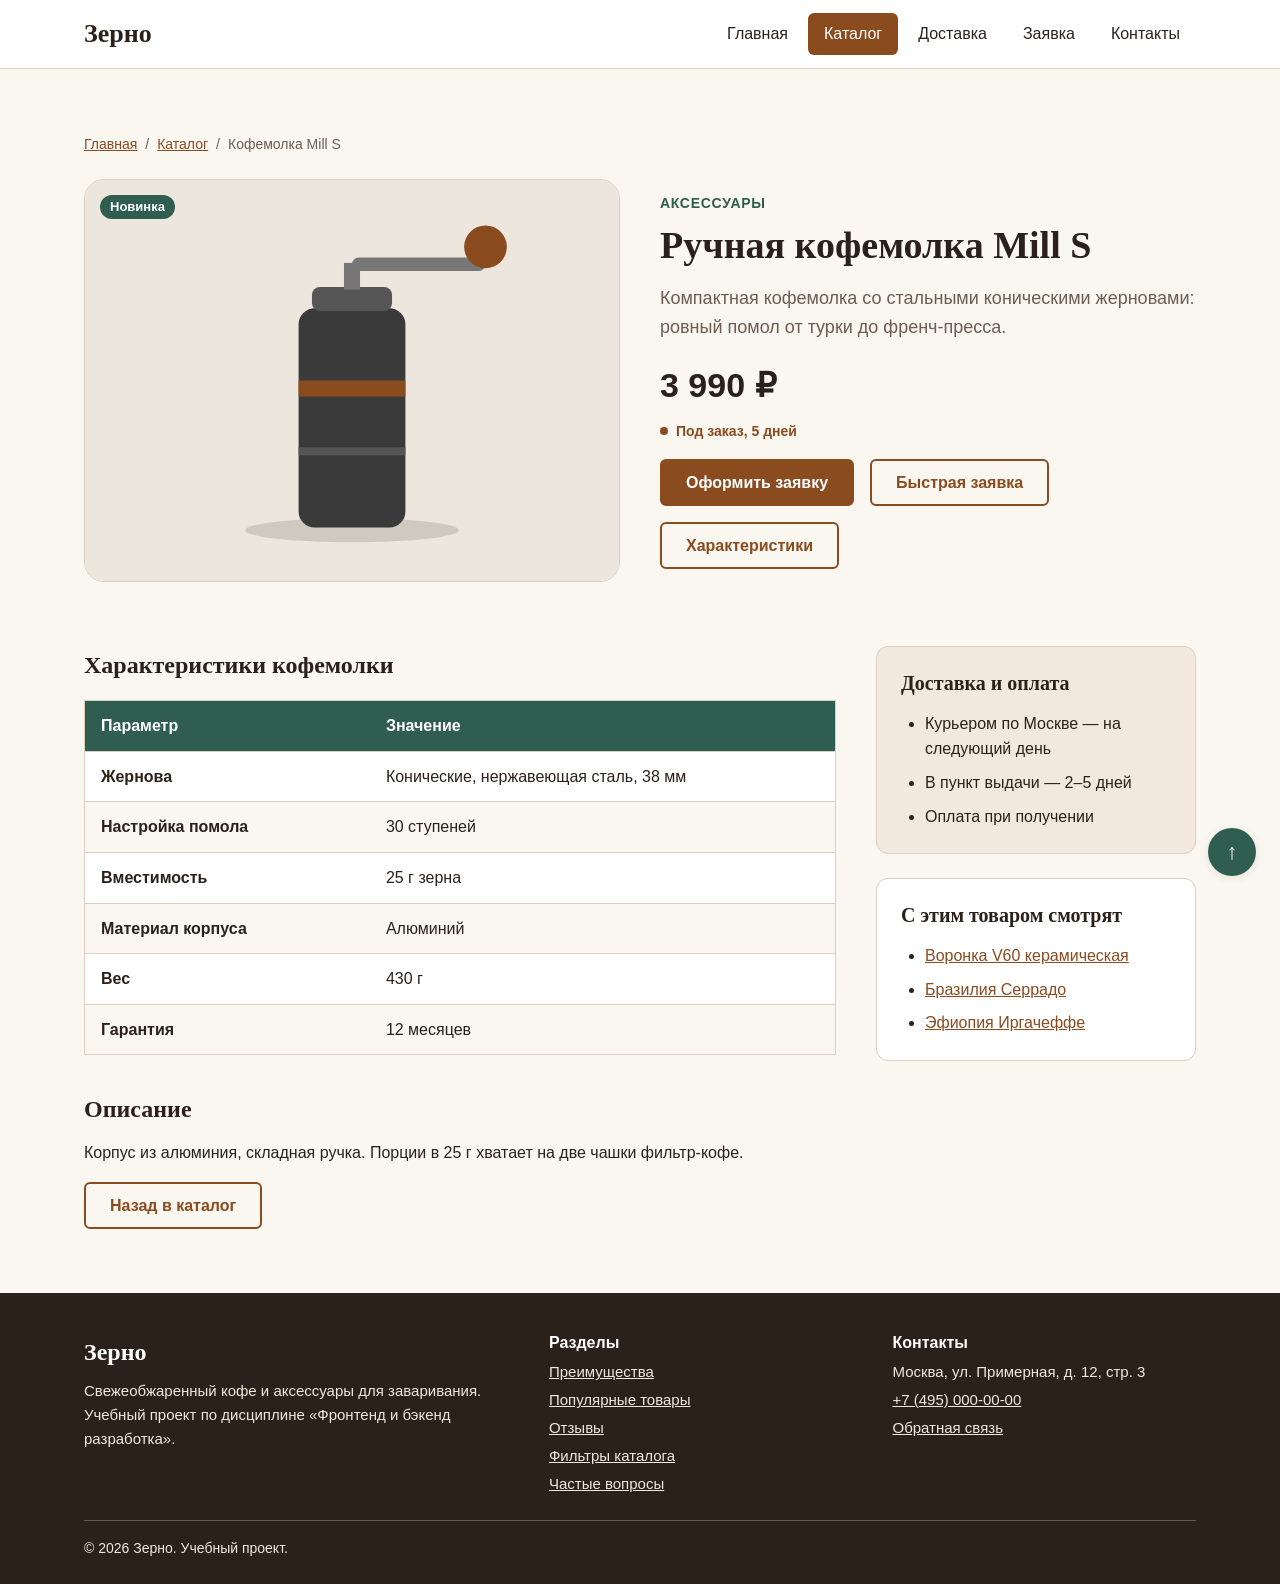
<file: product-grinder.html>
<!DOCTYPE html>
<html lang="ru">
<head>
  <meta charset="UTF-8">
  <meta name="viewport" content="width=device-width, initial-scale=1.0">
  <meta name="description" content="Ручная кофемолка Mill S со стальными жерновами и 30 ступенями помола. 3 990 ₽.">
  <title>Ручная кофемолка Mill S — Зерно</title>
  <link rel="stylesheet" href="css/style.css">
  <script src="js/main.js" defer></script>
</head>
<body id="top">
  <header class="site-header">
    <div class="container site-header__inner">
      <a class="site-header__logo" href="index.html">Зерно</a>

      <nav class="site-nav" aria-label="Основная навигация">
        <ul class="site-nav__list">
          <li class="site-nav__item"><a class="site-nav__link" href="index.html">Главная</a></li>
          <li class="site-nav__item"><a class="site-nav__link site-nav__link--active" href="catalog.html">Каталог</a></li>
          <li class="site-nav__item"><a class="site-nav__link" href="delivery.html">Доставка</a></li>
          <li class="site-nav__item"><a class="site-nav__link" href="order.html">Заявка</a></li>
          <li class="site-nav__item"><a class="site-nav__link" href="contacts.html">Контакты</a></li>
        </ul>
      </nav>
    </div>
  </header>

  <main>
    <section class="section">
      <div class="container">
        <nav class="breadcrumbs" aria-label="Хлебные крошки">
          <ol class="breadcrumbs__list">
            <li class="breadcrumbs__item"><a class="breadcrumbs__link" href="index.html">Главная</a></li>
            <li class="breadcrumbs__item"><a class="breadcrumbs__link" href="catalog.html">Каталог</a></li>
            <li class="breadcrumbs__item"><span class="breadcrumbs__current" aria-current="page">Кофемолка Mill S</span></li>
          </ol>
        </nav>

        <article class="product-details">
          <div class="product-details__media">
            <span class="badge badge--new product-details__badge">Новинка</span>
            <img class="product-details__image" src="images/grinder.svg" alt="Ручная кофемолка Mill S" width="400" height="300">
          </div>

          <div class="product-details__content">
            <p class="product-details__category">Аксессуары</p>
            <h1 class="product-details__title">Ручная кофемолка Mill S</h1>
            <p class="product-details__lead">Компактная кофемолка со стальными коническими жерновами: ровный помол от турки до френч-пресса.</p>
            <p class="product-details__price">3&nbsp;990&nbsp;₽</p>
            <p class="stock stock--preorder">Под заказ, 5 дней</p>
            <div class="product-details__actions">
              <a class="button" href="order.html?product=grinder">Оформить заявку</a>
              <button class="button button--secondary" type="button" data-modal-open data-product="Ручная кофемолка Mill S">Быстрая заявка</button>
              <a class="button button--secondary" href="#specs">Характеристики</a>
            </div>
          </div>
        </article>

        <div class="product-layout">
          <section class="product-layout__main" id="specs">
            <table class="data-table">
              <caption class="data-table__caption">Характеристики кофемолки</caption>
              <thead>
                <tr>
                  <th class="data-table__head" scope="col">Параметр</th>
                  <th class="data-table__head" scope="col">Значение</th>
                </tr>
              </thead>
              <tbody>
                <tr class="data-table__row">
                  <th class="data-table__row-head" scope="row">Жернова</th>
                  <td class="data-table__cell">Конические, нержавеющая сталь, 38 мм</td>
                </tr>
                <tr class="data-table__row">
                  <th class="data-table__row-head" scope="row">Настройка помола</th>
                  <td class="data-table__cell">30 ступеней</td>
                </tr>
                <tr class="data-table__row">
                  <th class="data-table__row-head" scope="row">Вместимость</th>
                  <td class="data-table__cell">25 г зерна</td>
                </tr>
                <tr class="data-table__row">
                  <th class="data-table__row-head" scope="row">Материал корпуса</th>
                  <td class="data-table__cell">Алюминий</td>
                </tr>
                <tr class="data-table__row">
                  <th class="data-table__row-head" scope="row">Вес</th>
                  <td class="data-table__cell">430 г</td>
                </tr>
                <tr class="data-table__row">
                  <th class="data-table__row-head" scope="row">Гарантия</th>
                  <td class="data-table__cell">12 месяцев</td>
                </tr>
              </tbody>
            </table>

            <h2 class="product-layout__title">Описание</h2>
            <p>Корпус из алюминия, складная ручка. Порции в 25 г хватает на две чашки фильтр-кофе.</p>
            <a class="button button--secondary" href="catalog.html">Назад в каталог</a>
          </section>

          <aside class="product-layout__aside">
            <div class="info-card info-card--accent">
              <h2 class="info-card__title">Доставка и оплата</h2>
              <ul class="info-card__list">
                <li class="info-card__item">Курьером по Москве — на следующий день</li>
                <li class="info-card__item">В пункт выдачи — 2–5 дней</li>
                <li class="info-card__item">Оплата при получении</li>
              </ul>
            </div>

            <div class="info-card">
              <h2 class="info-card__title">С этим товаром смотрят</h2>
              <ul class="info-card__list">
                <li class="info-card__item"><a class="info-card__link" href="product-dripper.html">Воронка V60 керамическая</a></li>
                <li class="info-card__item"><a class="info-card__link" href="product-brazil.html">Бразилия Серрадо</a></li>
                <li class="info-card__item"><a class="info-card__link" href="product.html">Эфиопия Иргачеффе</a></li>
              </ul>
            </div>
          </aside>
        </div>
      </div>
    </section>
  </main>

  <footer class="site-footer">
    <div class="container">
      <div class="site-footer__inner">
        <div class="site-footer__column">
          <p class="site-footer__logo">Зерно</p>
          <p class="site-footer__text">Свежеобжаренный кофе и аксессуары для заваривания. Учебный проект по дисциплине «Фронтенд и бэкенд разработка».</p>
        </div>

        <nav class="site-footer__column" aria-label="Разделы сайта">
          <h2 class="site-footer__title">Разделы</h2>
          <ul class="site-footer__list">
            <li class="site-footer__item"><a class="site-footer__link" href="index.html#advantages">Преимущества</a></li>
            <li class="site-footer__item"><a class="site-footer__link" href="index.html#popular">Популярные товары</a></li>
            <li class="site-footer__item"><a class="site-footer__link" href="index.html#reviews">Отзывы</a></li>
            <li class="site-footer__item"><a class="site-footer__link" href="catalog.html#filters">Фильтры каталога</a></li>
            <li class="site-footer__item"><a class="site-footer__link" href="delivery.html#faq">Частые вопросы</a></li>
          </ul>
        </nav>

        <div class="site-footer__column">
          <h2 class="site-footer__title">Контакты</h2>
          <ul class="site-footer__list">
            <li class="site-footer__item">Москва, ул. Примерная, д. 12, стр. 3</li>
            <li class="site-footer__item"><a class="site-footer__link" href="tel:+74950000000">+7 (495) 000-00-00</a></li>
            <li class="site-footer__item"><a class="site-footer__link" href="contacts.html#feedback">Обратная связь</a></li>
          </ul>
        </div>
      </div>

      <p class="site-footer__copy">&copy; 2026 Зерно. Учебный проект.</p>
    </div>
  </footer>

  <a class="to-top" href="#top" aria-label="Наверх">&uarr;</a>

  <dialog class="modal" aria-labelledby="modal-title">
    <div class="modal__body">
      <div class="modal__header">
        <h2 class="modal__title" id="modal-title">Быстрая заявка</h2>
        <button class="modal__close" type="button" aria-label="Закрыть окно" data-modal-close>&times;</button>
      </div>
      <p class="modal__text">Оставьте контакты — перезвоним и уточним детали заказа.</p>

      <form class="form" method="dialog">
        <div class="form__field">
          <label class="form__label" for="quick-product">Товар</label>
          <input class="form__input" id="quick-product" name="product" type="text" readonly>
        </div>

        <div class="form__field">
          <label class="form__label" for="quick-name">Имя <span class="form__required" aria-hidden="true">*</span></label>
          <input class="form__input" id="quick-name" name="name" type="text" placeholder="Как к вам обращаться" minlength="2" autocomplete="given-name" required>
        </div>

        <div class="form__field">
          <label class="form__label" for="quick-phone">Телефон <span class="form__required" aria-hidden="true">*</span></label>
          <input class="form__input" id="quick-phone" name="phone" type="tel" placeholder="+7 900 000-00-00" autocomplete="tel" required>
        </div>

        <label class="form__check" for="quick-agreement">
          <input class="form__checkbox" id="quick-agreement" name="agreement" type="checkbox" required>
          <span>Я согласен на обработку персональных данных <span class="form__required" aria-hidden="true">*</span></span>
        </label>

        <div class="form__actions">
          <button class="button" type="submit">Отправить</button>
          <button class="button button--secondary" type="button" data-modal-close>Отмена</button>
        </div>
      </form>
    </div>
  </dialog>

  <p class="notice" role="status" hidden>Спасибо! Заявка отправлена, мы свяжемся с вами.</p>
</body>
</html>
</file>
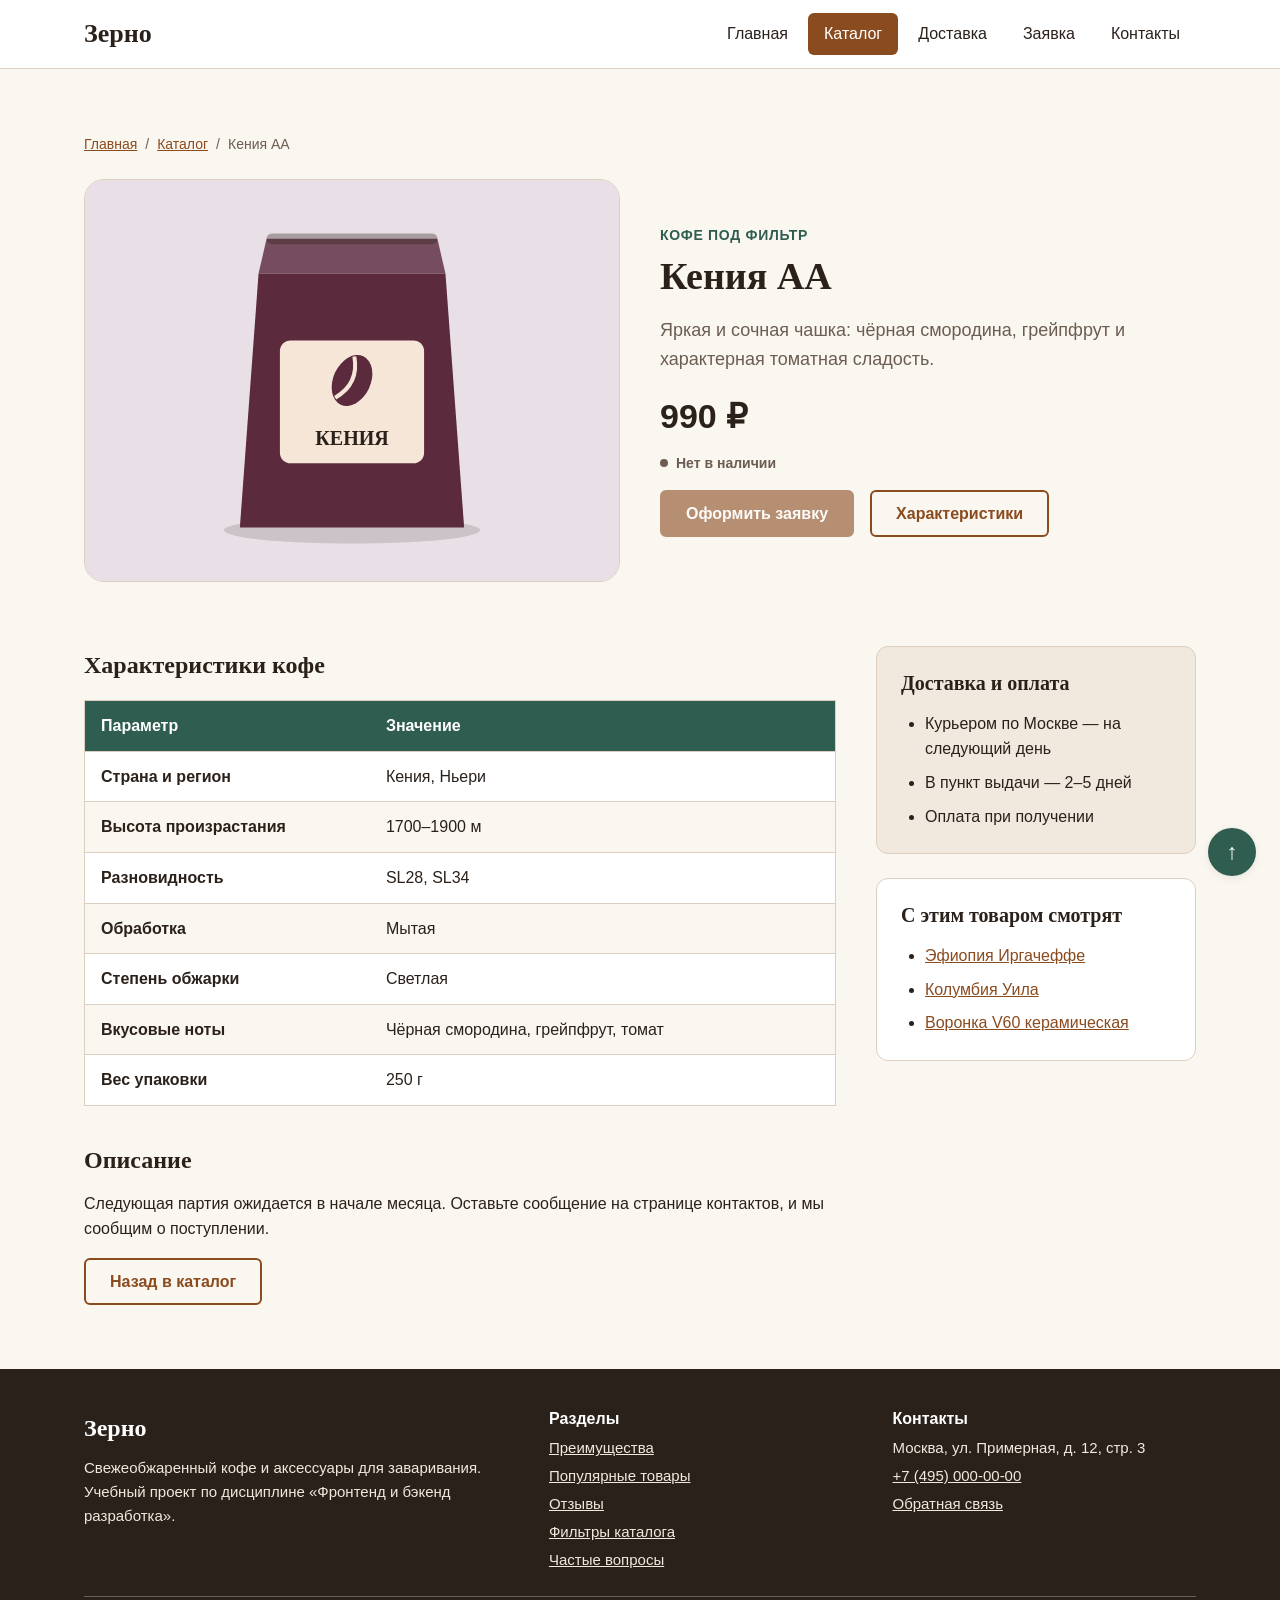
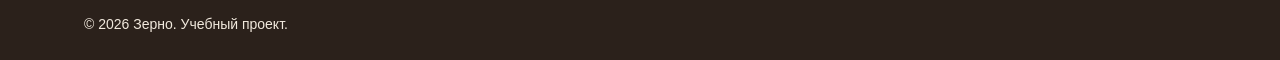
<file: product-kenya.html>
<!DOCTYPE html>
<html lang="ru">
<head>
  <meta charset="UTF-8">
  <meta name="viewport" content="width=device-width, initial-scale=1.0">
  <meta name="description" content="Кения АА — яркий кофе с чёрной смородиной и грейпфрутом. 250 г, 990 ₽.">
  <title>Кения АА — Зерно</title>
  <link rel="stylesheet" href="css/style.css">
  <script src="js/main.js" defer></script>
</head>
<body id="top">
  <header class="site-header">
    <div class="container site-header__inner">
      <a class="site-header__logo" href="index.html">Зерно</a>

      <nav class="site-nav" aria-label="Основная навигация">
        <ul class="site-nav__list">
          <li class="site-nav__item"><a class="site-nav__link" href="index.html">Главная</a></li>
          <li class="site-nav__item"><a class="site-nav__link site-nav__link--active" href="catalog.html">Каталог</a></li>
          <li class="site-nav__item"><a class="site-nav__link" href="delivery.html">Доставка</a></li>
          <li class="site-nav__item"><a class="site-nav__link" href="order.html">Заявка</a></li>
          <li class="site-nav__item"><a class="site-nav__link" href="contacts.html">Контакты</a></li>
        </ul>
      </nav>
    </div>
  </header>

  <main>
    <section class="section">
      <div class="container">
        <nav class="breadcrumbs" aria-label="Хлебные крошки">
          <ol class="breadcrumbs__list">
            <li class="breadcrumbs__item"><a class="breadcrumbs__link" href="index.html">Главная</a></li>
            <li class="breadcrumbs__item"><a class="breadcrumbs__link" href="catalog.html">Каталог</a></li>
            <li class="breadcrumbs__item"><span class="breadcrumbs__current" aria-current="page">Кения АА</span></li>
          </ol>
        </nav>

        <article class="product-details">
          <div class="product-details__media">
            <img class="product-details__image" src="images/kenya.svg" alt="Пачка кофе Кения АА" width="400" height="300">
          </div>

          <div class="product-details__content">
            <p class="product-details__category">Кофе под фильтр</p>
            <h1 class="product-details__title">Кения АА</h1>
            <p class="product-details__lead">Яркая и сочная чашка: чёрная смородина, грейпфрут и характерная томатная сладость.</p>
            <p class="product-details__price">990&nbsp;₽</p>
            <p class="stock stock--unavailable">Нет в наличии</p>
            <div class="product-details__actions">
              <button class="button" type="button" disabled>Оформить заявку</button>
              <a class="button button--secondary" href="#specs">Характеристики</a>
            </div>
          </div>
        </article>

        <div class="product-layout">
          <section class="product-layout__main" id="specs">
            <table class="data-table">
              <caption class="data-table__caption">Характеристики кофе</caption>
              <thead>
                <tr>
                  <th class="data-table__head" scope="col">Параметр</th>
                  <th class="data-table__head" scope="col">Значение</th>
                </tr>
              </thead>
              <tbody>
                <tr class="data-table__row">
                  <th class="data-table__row-head" scope="row">Страна и регион</th>
                  <td class="data-table__cell">Кения, Ньери</td>
                </tr>
                <tr class="data-table__row">
                  <th class="data-table__row-head" scope="row">Высота произрастания</th>
                  <td class="data-table__cell">1700–1900 м</td>
                </tr>
                <tr class="data-table__row">
                  <th class="data-table__row-head" scope="row">Разновидность</th>
                  <td class="data-table__cell">SL28, SL34</td>
                </tr>
                <tr class="data-table__row">
                  <th class="data-table__row-head" scope="row">Обработка</th>
                  <td class="data-table__cell">Мытая</td>
                </tr>
                <tr class="data-table__row">
                  <th class="data-table__row-head" scope="row">Степень обжарки</th>
                  <td class="data-table__cell">Светлая</td>
                </tr>
                <tr class="data-table__row">
                  <th class="data-table__row-head" scope="row">Вкусовые ноты</th>
                  <td class="data-table__cell">Чёрная смородина, грейпфрут, томат</td>
                </tr>
                <tr class="data-table__row">
                  <th class="data-table__row-head" scope="row">Вес упаковки</th>
                  <td class="data-table__cell">250 г</td>
                </tr>
              </tbody>
            </table>

            <h2 class="product-layout__title">Описание</h2>
            <p>Следующая партия ожидается в начале месяца. Оставьте сообщение на странице контактов, и мы сообщим о поступлении.</p>
            <a class="button button--secondary" href="catalog.html">Назад в каталог</a>
          </section>

          <aside class="product-layout__aside">
            <div class="info-card info-card--accent">
              <h2 class="info-card__title">Доставка и оплата</h2>
              <ul class="info-card__list">
                <li class="info-card__item">Курьером по Москве — на следующий день</li>
                <li class="info-card__item">В пункт выдачи — 2–5 дней</li>
                <li class="info-card__item">Оплата при получении</li>
              </ul>
            </div>

            <div class="info-card">
              <h2 class="info-card__title">С этим товаром смотрят</h2>
              <ul class="info-card__list">
                <li class="info-card__item"><a class="info-card__link" href="product.html">Эфиопия Иргачеффе</a></li>
                <li class="info-card__item"><a class="info-card__link" href="product-colombia.html">Колумбия Уила</a></li>
                <li class="info-card__item"><a class="info-card__link" href="product-dripper.html">Воронка V60 керамическая</a></li>
              </ul>
            </div>
          </aside>
        </div>
      </div>
    </section>
  </main>

  <footer class="site-footer">
    <div class="container">
      <div class="site-footer__inner">
        <div class="site-footer__column">
          <p class="site-footer__logo">Зерно</p>
          <p class="site-footer__text">Свежеобжаренный кофе и аксессуары для заваривания. Учебный проект по дисциплине «Фронтенд и бэкенд разработка».</p>
        </div>

        <nav class="site-footer__column" aria-label="Разделы сайта">
          <h2 class="site-footer__title">Разделы</h2>
          <ul class="site-footer__list">
            <li class="site-footer__item"><a class="site-footer__link" href="index.html#advantages">Преимущества</a></li>
            <li class="site-footer__item"><a class="site-footer__link" href="index.html#popular">Популярные товары</a></li>
            <li class="site-footer__item"><a class="site-footer__link" href="index.html#reviews">Отзывы</a></li>
            <li class="site-footer__item"><a class="site-footer__link" href="catalog.html#filters">Фильтры каталога</a></li>
            <li class="site-footer__item"><a class="site-footer__link" href="delivery.html#faq">Частые вопросы</a></li>
          </ul>
        </nav>

        <div class="site-footer__column">
          <h2 class="site-footer__title">Контакты</h2>
          <ul class="site-footer__list">
            <li class="site-footer__item">Москва, ул. Примерная, д. 12, стр. 3</li>
            <li class="site-footer__item"><a class="site-footer__link" href="tel:+74950000000">+7 (495) 000-00-00</a></li>
            <li class="site-footer__item"><a class="site-footer__link" href="contacts.html#feedback">Обратная связь</a></li>
          </ul>
        </div>
      </div>

      <p class="site-footer__copy">&copy; 2026 Зерно. Учебный проект.</p>
    </div>
  </footer>

  <a class="to-top" href="#top" aria-label="Наверх">&uarr;</a>
</body>
</html>
</file>
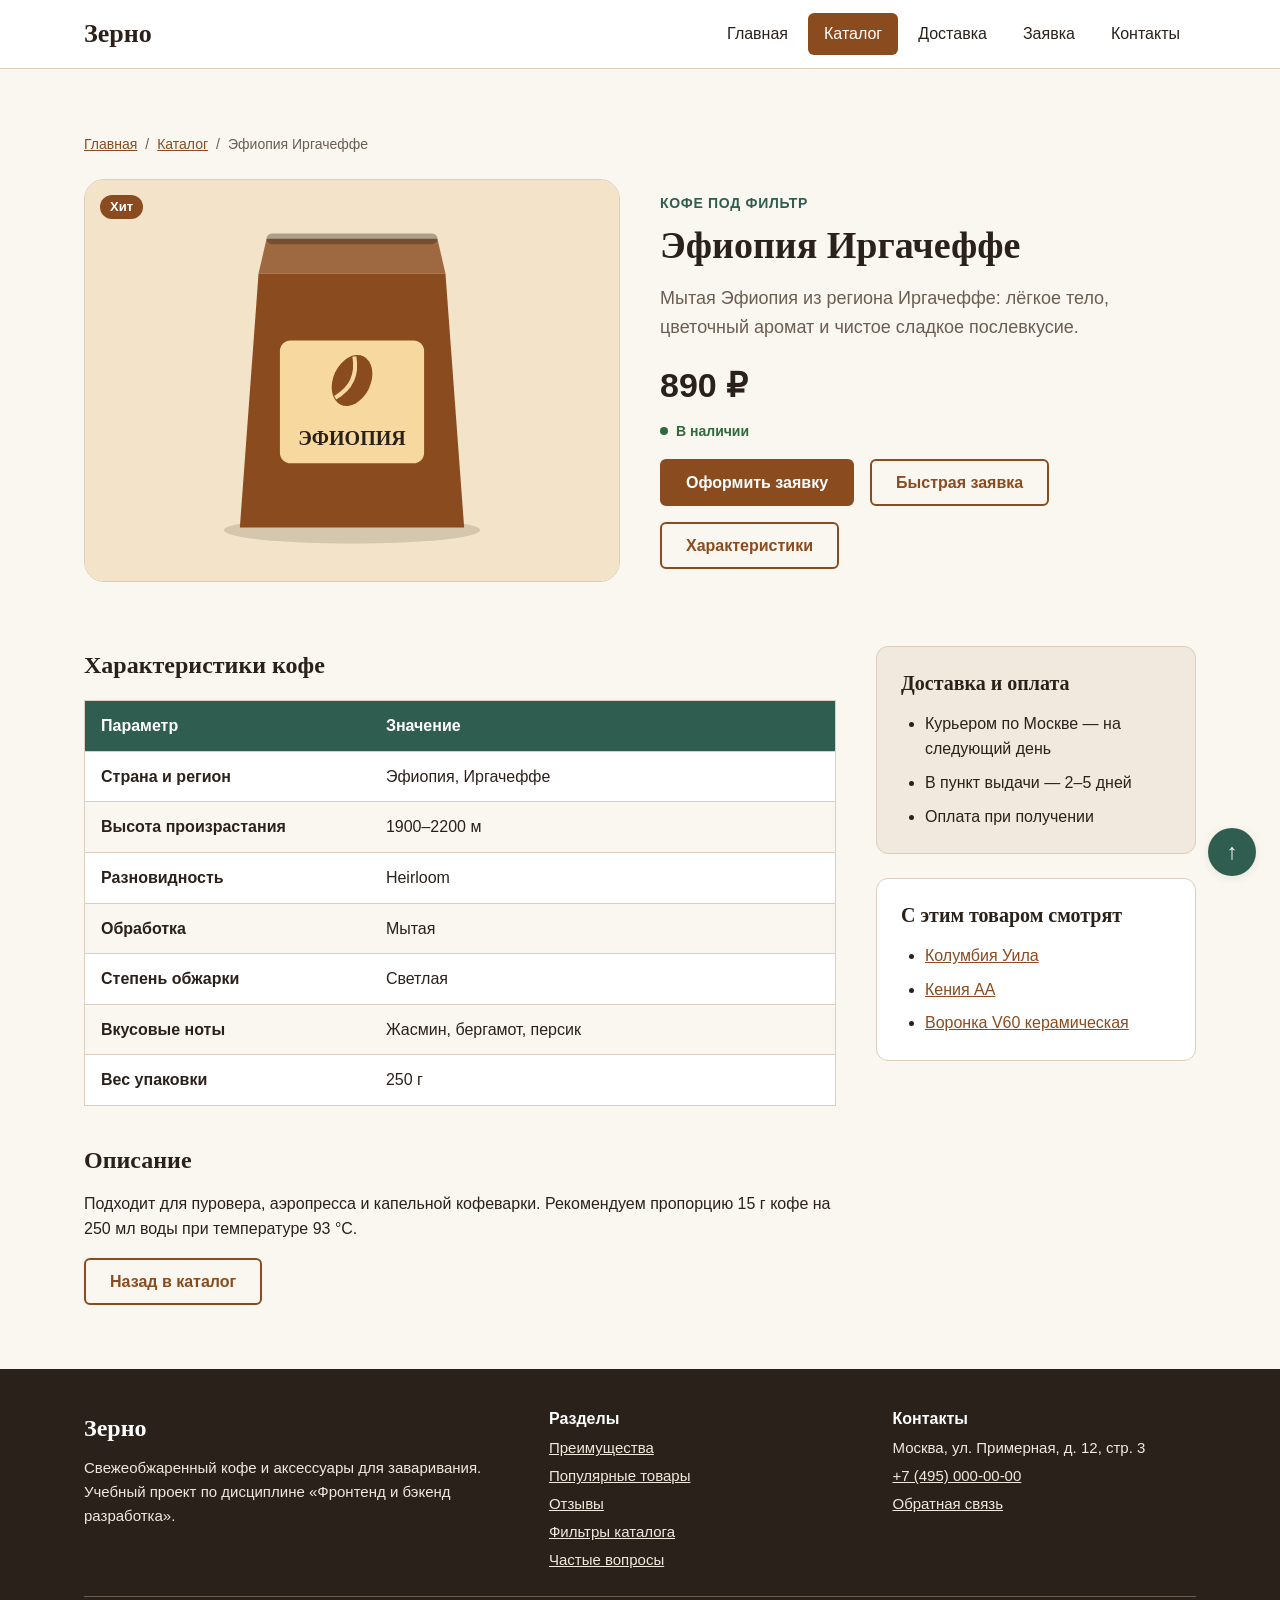
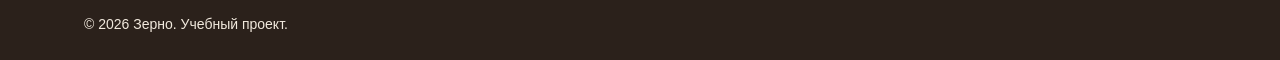
<file: product.html>
<!DOCTYPE html>
<html lang="ru">
<head>
  <meta charset="UTF-8">
  <meta name="viewport" content="width=device-width, initial-scale=1.0">
  <meta name="description" content="Эфиопия Иргачеффе — светлая обжарка с нотами жасмина, бергамота и персика. 250 г, 890 ₽.">
  <title>Эфиопия Иргачеффе — Зерно</title>
  <link rel="stylesheet" href="css/style.css">
  <script src="js/main.js" defer></script>
</head>
<body id="top">
  <header class="site-header">
    <div class="container site-header__inner">
      <a class="site-header__logo" href="index.html">Зерно</a>

      <nav class="site-nav" aria-label="Основная навигация">
        <ul class="site-nav__list">
          <li class="site-nav__item"><a class="site-nav__link" href="index.html">Главная</a></li>
          <li class="site-nav__item"><a class="site-nav__link site-nav__link--active" href="catalog.html">Каталог</a></li>
          <li class="site-nav__item"><a class="site-nav__link" href="delivery.html">Доставка</a></li>
          <li class="site-nav__item"><a class="site-nav__link" href="order.html">Заявка</a></li>
          <li class="site-nav__item"><a class="site-nav__link" href="contacts.html">Контакты</a></li>
        </ul>
      </nav>
    </div>
  </header>

  <main>
    <section class="section">
      <div class="container">
        <nav class="breadcrumbs" aria-label="Хлебные крошки">
          <ol class="breadcrumbs__list">
            <li class="breadcrumbs__item"><a class="breadcrumbs__link" href="index.html">Главная</a></li>
            <li class="breadcrumbs__item"><a class="breadcrumbs__link" href="catalog.html">Каталог</a></li>
            <li class="breadcrumbs__item"><span class="breadcrumbs__current" aria-current="page">Эфиопия Иргачеффе</span></li>
          </ol>
        </nav>

        <article class="product-details">
          <div class="product-details__media">
            <span class="badge badge--hit product-details__badge">Хит</span>
            <img class="product-details__image" src="images/ethiopia.svg" alt="Пачка кофе Эфиопия Иргачеффе" width="400" height="300">
          </div>

          <div class="product-details__content">
            <p class="product-details__category">Кофе под фильтр</p>
            <h1 class="product-details__title">Эфиопия Иргачеффе</h1>
            <p class="product-details__lead">Мытая Эфиопия из региона Иргачеффе: лёгкое тело, цветочный аромат и чистое сладкое послевкусие.</p>
            <p class="product-details__price">890&nbsp;₽</p>
            <p class="stock stock--available">В наличии</p>
            <div class="product-details__actions">
              <a class="button" href="order.html?product=ethiopia">Оформить заявку</a>
              <button class="button button--secondary" type="button" data-modal-open data-product="Эфиопия Иргачеффе">Быстрая заявка</button>
              <a class="button button--secondary" href="#specs">Характеристики</a>
            </div>
          </div>
        </article>

        <div class="product-layout">
          <section class="product-layout__main" id="specs">
            <table class="data-table">
              <caption class="data-table__caption">Характеристики кофе</caption>
              <thead>
                <tr>
                  <th class="data-table__head" scope="col">Параметр</th>
                  <th class="data-table__head" scope="col">Значение</th>
                </tr>
              </thead>
              <tbody>
                <tr class="data-table__row">
                  <th class="data-table__row-head" scope="row">Страна и регион</th>
                  <td class="data-table__cell">Эфиопия, Иргачеффе</td>
                </tr>
                <tr class="data-table__row">
                  <th class="data-table__row-head" scope="row">Высота произрастания</th>
                  <td class="data-table__cell">1900–2200 м</td>
                </tr>
                <tr class="data-table__row">
                  <th class="data-table__row-head" scope="row">Разновидность</th>
                  <td class="data-table__cell">Heirloom</td>
                </tr>
                <tr class="data-table__row">
                  <th class="data-table__row-head" scope="row">Обработка</th>
                  <td class="data-table__cell">Мытая</td>
                </tr>
                <tr class="data-table__row">
                  <th class="data-table__row-head" scope="row">Степень обжарки</th>
                  <td class="data-table__cell">Светлая</td>
                </tr>
                <tr class="data-table__row">
                  <th class="data-table__row-head" scope="row">Вкусовые ноты</th>
                  <td class="data-table__cell">Жасмин, бергамот, персик</td>
                </tr>
                <tr class="data-table__row">
                  <th class="data-table__row-head" scope="row">Вес упаковки</th>
                  <td class="data-table__cell">250 г</td>
                </tr>
              </tbody>
            </table>

            <h2 class="product-layout__title">Описание</h2>
            <p>Подходит для пуровера, аэропресса и капельной кофеварки. Рекомендуем пропорцию 15 г кофе на 250 мл воды при температуре 93 °C.</p>
            <a class="button button--secondary" href="catalog.html">Назад в каталог</a>
          </section>

          <aside class="product-layout__aside">
            <div class="info-card info-card--accent">
              <h2 class="info-card__title">Доставка и оплата</h2>
              <ul class="info-card__list">
                <li class="info-card__item">Курьером по Москве — на следующий день</li>
                <li class="info-card__item">В пункт выдачи — 2–5 дней</li>
                <li class="info-card__item">Оплата при получении</li>
              </ul>
            </div>

            <div class="info-card">
              <h2 class="info-card__title">С этим товаром смотрят</h2>
              <ul class="info-card__list">
                <li class="info-card__item"><a class="info-card__link" href="product-colombia.html">Колумбия Уила</a></li>
                <li class="info-card__item"><a class="info-card__link" href="product-kenya.html">Кения АА</a></li>
                <li class="info-card__item"><a class="info-card__link" href="product-dripper.html">Воронка V60 керамическая</a></li>
              </ul>
            </div>
          </aside>
        </div>
      </div>
    </section>
  </main>

  <footer class="site-footer">
    <div class="container">
      <div class="site-footer__inner">
        <div class="site-footer__column">
          <p class="site-footer__logo">Зерно</p>
          <p class="site-footer__text">Свежеобжаренный кофе и аксессуары для заваривания. Учебный проект по дисциплине «Фронтенд и бэкенд разработка».</p>
        </div>

        <nav class="site-footer__column" aria-label="Разделы сайта">
          <h2 class="site-footer__title">Разделы</h2>
          <ul class="site-footer__list">
            <li class="site-footer__item"><a class="site-footer__link" href="index.html#advantages">Преимущества</a></li>
            <li class="site-footer__item"><a class="site-footer__link" href="index.html#popular">Популярные товары</a></li>
            <li class="site-footer__item"><a class="site-footer__link" href="index.html#reviews">Отзывы</a></li>
            <li class="site-footer__item"><a class="site-footer__link" href="catalog.html#filters">Фильтры каталога</a></li>
            <li class="site-footer__item"><a class="site-footer__link" href="delivery.html#faq">Частые вопросы</a></li>
          </ul>
        </nav>

        <div class="site-footer__column">
          <h2 class="site-footer__title">Контакты</h2>
          <ul class="site-footer__list">
            <li class="site-footer__item">Москва, ул. Примерная, д. 12, стр. 3</li>
            <li class="site-footer__item"><a class="site-footer__link" href="tel:+74950000000">+7 (495) 000-00-00</a></li>
            <li class="site-footer__item"><a class="site-footer__link" href="contacts.html#feedback">Обратная связь</a></li>
          </ul>
        </div>
      </div>

      <p class="site-footer__copy">&copy; 2026 Зерно. Учебный проект.</p>
    </div>
  </footer>

  <a class="to-top" href="#top" aria-label="Наверх">&uarr;</a>

  <dialog class="modal" aria-labelledby="modal-title">
    <div class="modal__body">
      <div class="modal__header">
        <h2 class="modal__title" id="modal-title">Быстрая заявка</h2>
        <button class="modal__close" type="button" aria-label="Закрыть окно" data-modal-close>&times;</button>
      </div>
      <p class="modal__text">Оставьте контакты — перезвоним и уточним детали заказа.</p>

      <form class="form" method="dialog">
        <div class="form__field">
          <label class="form__label" for="quick-product">Товар</label>
          <input class="form__input" id="quick-product" name="product" type="text" readonly>
        </div>

        <div class="form__field">
          <label class="form__label" for="quick-name">Имя <span class="form__required" aria-hidden="true">*</span></label>
          <input class="form__input" id="quick-name" name="name" type="text" placeholder="Как к вам обращаться" minlength="2" autocomplete="given-name" required>
        </div>

        <div class="form__field">
          <label class="form__label" for="quick-phone">Телефон <span class="form__required" aria-hidden="true">*</span></label>
          <input class="form__input" id="quick-phone" name="phone" type="tel" placeholder="+7 900 000-00-00" autocomplete="tel" required>
        </div>

        <label class="form__check" for="quick-agreement">
          <input class="form__checkbox" id="quick-agreement" name="agreement" type="checkbox" required>
          <span>Я согласен на обработку персональных данных <span class="form__required" aria-hidden="true">*</span></span>
        </label>

        <div class="form__actions">
          <button class="button" type="submit">Отправить</button>
          <button class="button button--secondary" type="button" data-modal-close>Отмена</button>
        </div>
      </form>
    </div>
  </dialog>

  <p class="notice" role="status" hidden>Спасибо! Заявка отправлена, мы свяжемся с вами.</p>
</body>
</html>
</file>
<file: css/style.css>
:root {
  --color-bg: #faf6f0;
  --color-surface: #ffffff;
  --color-surface-alt: #f1e9dd;
  --color-text: #2b211b;
  --color-muted: #6b5d52;
  --color-primary: #8a4b1f;
  --color-primary-dark: #6a3714;
  --color-accent: #2f5d50;
  --color-border: #dccfbf;
  --color-danger: #b00020;
  --color-success: #2f6b3a;
  --space-xs: 4px;
  --space-sm: 8px;
  --space-md: 16px;
  --space-lg: 24px;
  --space-xl: 40px;
  --space-xxl: 64px;
  --radius-sm: 6px;
  --radius-md: 12px;
  --radius-lg: 20px;
  --shadow-card: 0 2px 10px rgba(43, 33, 27, 0.08);
  --shadow-raised: 0 10px 28px rgba(43, 33, 27, 0.16);
  --font-base: "Segoe UI", Roboto, "Helvetica Neue", Arial, sans-serif;
  --font-heading: Georgia, "Times New Roman", serif;
  --container-width: 1160px;
  --header-height: 68px;
  --transition-fast: 0.2s ease;
}

*,
*::before,
*::after {
  box-sizing: border-box;
}

html {
  scroll-behavior: smooth;
  scroll-padding-top: calc(var(--header-height) + var(--space-md));
}

body {
  margin: 0;
  font-family: var(--font-base);
  font-size: 16px;
  line-height: 1.6;
  color: var(--color-text);
  background-color: var(--color-bg);
}

img {
  display: block;
  max-width: 100%;
  height: auto;
}

h1,
h2,
h3 {
  margin: 0 0 var(--space-md);
  font-family: var(--font-heading);
  line-height: 1.2;
}

p {
  margin: 0 0 var(--space-md);
}

a {
  color: var(--color-primary);
}

a:hover {
  color: var(--color-primary-dark);
}

a:focus-visible {
  outline: 2px solid var(--color-accent);
  outline-offset: 3px;
  border-radius: var(--radius-sm);
}

.container {
  width: 100%;
  max-width: var(--container-width);
  margin: 0 auto;
  padding: 0 var(--space-lg);
}

.site-header {
  position: sticky;
  top: 0;
  z-index: 100;
  background-color: var(--color-surface);
  border-bottom: 1px solid var(--color-border);
}

.site-header__inner {
  display: flex;
  flex-wrap: wrap;
  align-items: center;
  justify-content: space-between;
  gap: var(--space-md);
  min-height: var(--header-height);
}

.site-header__logo {
  font-family: var(--font-heading);
  font-size: 26px;
  font-weight: 700;
  color: var(--color-text);
  text-decoration: none;
}

.site-header__logo:hover {
  color: var(--color-primary);
}

.site-nav__list {
  display: flex;
  flex-wrap: wrap;
  gap: var(--space-xs);
  margin: 0;
  padding: 0;
  list-style: none;
}

.site-nav__link {
  display: block;
  padding: var(--space-sm) var(--space-md);
  color: var(--color-text);
  text-decoration: none;
  border-radius: var(--radius-sm);
  transition: background-color var(--transition-fast), color var(--transition-fast);
}

.site-nav__link:hover {
  color: var(--color-primary-dark);
  background-color: var(--color-surface-alt);
}

.site-nav__link--active,
.site-nav__link--active:hover {
  color: var(--color-surface);
  background-color: var(--color-primary);
}

.button {
  display: inline-flex;
  align-items: center;
  justify-content: center;
  padding: 12px var(--space-lg);
  font: inherit;
  font-weight: 600;
  line-height: 1.2;
  color: var(--color-surface);
  text-decoration: none;
  background-color: var(--color-primary);
  border: 2px solid var(--color-primary);
  border-radius: var(--radius-sm);
  cursor: pointer;
  transition: background-color var(--transition-fast), border-color var(--transition-fast), color var(--transition-fast);
}

.button:hover {
  color: var(--color-surface);
  background-color: var(--color-primary-dark);
  border-color: var(--color-primary-dark);
}

.button:focus-visible {
  outline: 2px solid var(--color-accent);
  outline-offset: 3px;
}

.button--secondary {
  color: var(--color-primary);
  background-color: transparent;
}

.button--secondary:hover {
  color: var(--color-surface);
  background-color: var(--color-primary);
  border-color: var(--color-primary);
}

.button--wide {
  width: 100%;
}

button:disabled,
.button--disabled {
  opacity: 0.6;
  cursor: not-allowed;
}

.button:disabled:hover {
  background-color: var(--color-primary);
  border-color: var(--color-primary);
}

.hero {
  padding: var(--space-xxl) 0;
  background: linear-gradient(135deg, var(--color-surface-alt), var(--color-bg));
}

.hero__inner {
  display: grid;
  grid-template-columns: 1.1fr 0.9fr;
  align-items: center;
  gap: var(--space-xxl);
}

.hero__label {
  display: inline-block;
  padding: var(--space-xs) var(--space-md);
  font-size: 14px;
  font-weight: 600;
  color: var(--color-accent);
  background-color: var(--color-surface);
  border: 1px solid var(--color-border);
  border-radius: 999px;
}

.hero__title {
  font-size: 46px;
}

.hero__text {
  max-width: 520px;
  font-size: 18px;
  color: var(--color-muted);
}

.hero__actions {
  display: flex;
  flex-wrap: wrap;
  gap: var(--space-md);
  margin-top: var(--space-lg);
}

.hero__media {
  position: relative;
  margin: 0;
}

.hero__image {
  width: 100%;
  border-radius: var(--radius-lg);
  box-shadow: var(--shadow-raised);
}

.hero__stats {
  position: absolute;
  left: calc(var(--space-lg) * -1);
  bottom: var(--space-lg);
  z-index: 1;
  display: flex;
  gap: var(--space-lg);
  padding: var(--space-md) var(--space-lg);
  background-color: var(--color-surface);
  border-radius: var(--radius-md);
  box-shadow: var(--shadow-card);
}

.hero__stat {
  display: flex;
  flex-direction: column;
  font-size: 13px;
  color: var(--color-muted);
}

.hero__stat-value {
  font-family: var(--font-heading);
  font-size: 24px;
  color: var(--color-primary);
}

.advantages {
  display: grid;
  grid-template-columns: repeat(4, 1fr);
  gap: var(--space-lg);
  margin: 0;
  padding: 0;
  list-style: none;
}

.advantages__item {
  padding: var(--space-lg);
  background-color: var(--color-surface);
  border: 1px solid var(--color-border);
  border-radius: var(--radius-md);
}

.advantages__number {
  display: block;
  margin-bottom: var(--space-sm);
  font-family: var(--font-heading);
  font-size: 28px;
  font-weight: 700;
  color: var(--color-accent);
}

.advantages__title {
  margin-bottom: var(--space-sm);
  font-size: 19px;
}

.advantages__text {
  margin: 0;
  font-size: 15px;
  color: var(--color-muted);
}

.product-grid {
  display: grid;
  grid-template-columns: repeat(auto-fill, minmax(260px, 1fr));
  gap: var(--space-lg);
}

.product-card {
  position: relative;
  display: flex;
  flex-direction: column;
  overflow: hidden;
  background-color: var(--color-surface);
  border: 1px solid var(--color-border);
  border-radius: var(--radius-md);
  box-shadow: var(--shadow-card);
  transition: transform var(--transition-fast), box-shadow var(--transition-fast);
}

.product-card:hover,
.product-card:focus-within {
  transform: translateY(-4px);
  box-shadow: var(--shadow-raised);
}

.product-card__badge {
  position: absolute;
  top: var(--space-md);
  left: var(--space-md);
  z-index: 1;
}

.product-card__image {
  width: 100%;
  aspect-ratio: 4 / 3;
  object-fit: cover;
}

.product-card__body {
  display: flex;
  flex: 1;
  flex-direction: column;
  padding: var(--space-lg);
}

.product-card__category {
  margin-bottom: var(--space-xs);
  font-size: 13px;
  font-weight: 600;
  text-transform: uppercase;
  letter-spacing: 0.05em;
  color: var(--color-accent);
}

.product-card__title {
  margin-bottom: var(--space-sm);
  font-size: 21px;
}

.product-card__text {
  font-size: 15px;
  color: var(--color-muted);
}

.product-card__price {
  margin-top: auto;
  font-size: 22px;
  font-weight: 700;
}

.product-card__old-price {
  margin-left: var(--space-sm);
  font-size: 15px;
  font-weight: 400;
  color: var(--color-muted);
}

.product-card--discount .product-card__price {
  color: var(--color-danger);
}

.product-card__actions {
  display: flex;
  flex-wrap: wrap;
  gap: var(--space-sm);
}

.product-card__button {
  flex: 1;
  padding-right: var(--space-md);
  padding-left: var(--space-md);
}

.product-card__meta {
  display: flex;
  flex-wrap: wrap;
  gap: var(--space-sm);
  margin: 0 0 var(--space-md);
  padding: 0;
  list-style: none;
}

.product-card__meta-item {
  padding: 2px var(--space-sm);
  font-size: 13px;
  background-color: var(--color-surface-alt);
  border-radius: var(--radius-sm);
}

.product-card--unavailable .product-card__image {
  filter: grayscale(1);
  opacity: 0.7;
}

.product-card--unavailable .product-card__price {
  color: var(--color-muted);
}

.stock {
  display: flex;
  align-items: center;
  gap: var(--space-sm);
  font-size: 14px;
  font-weight: 600;
}

.stock::before {
  content: "";
  width: 8px;
  height: 8px;
  background-color: currentColor;
  border-radius: 50%;
}

.stock--available {
  color: var(--color-success);
}

.stock--preorder {
  color: var(--color-primary);
}

.stock--unavailable {
  color: var(--color-muted);
}

.breadcrumbs {
  margin-bottom: var(--space-lg);
  font-size: 14px;
}

.breadcrumbs__list {
  display: flex;
  flex-wrap: wrap;
  gap: var(--space-sm);
  margin: 0;
  padding: 0;
  list-style: none;
}

.breadcrumbs__item:not(:last-child)::after {
  content: "/";
  margin-left: var(--space-sm);
  color: var(--color-muted);
}

.breadcrumbs__current {
  color: var(--color-muted);
}

.catalog {
  display: grid;
  grid-template-columns: 260px 1fr;
  align-items: start;
  gap: var(--space-xl);
  margin-top: var(--space-xl);
}

.catalog__filters {
  position: sticky;
  top: calc(var(--header-height) + var(--space-lg));
}

.catalog:has(.filter__radio[value="filter"]:checked) .product-card:not([data-category="filter"]),
.catalog:has(.filter__radio[value="espresso"]:checked) .product-card:not([data-category="espresso"]),
.catalog:has(.filter__radio[value="gear"]:checked) .product-card:not([data-category="gear"]) {
  display: none;
}

.filter {
  padding: var(--space-lg);
  background-color: var(--color-surface);
  border: 1px solid var(--color-border);
  border-radius: var(--radius-md);
}

.filter__title {
  font-size: 22px;
}

.filter__group {
  margin: 0 0 var(--space-lg);
  padding: 0;
  border: 0;
}

.filter__legend {
  margin-bottom: var(--space-sm);
  padding: 0;
  font-weight: 700;
}

.filter__option {
  display: flex;
  align-items: center;
  gap: var(--space-sm);
  padding: var(--space-xs) var(--space-sm);
  border-radius: var(--radius-sm);
  cursor: pointer;
}

.filter__option:hover {
  background-color: var(--color-surface-alt);
}

.filter__option:has(.filter__radio:checked) {
  font-weight: 600;
  color: var(--color-primary-dark);
  background-color: var(--color-surface-alt);
}

.filter__radio,
.filter__checkbox {
  width: 18px;
  height: 18px;
  margin: 0;
  accent-color: var(--color-primary);
}

.filter__radio:focus-visible,
.filter__checkbox:focus-visible {
  outline: 2px solid var(--color-accent);
  outline-offset: 3px;
}

.filter__note {
  margin: var(--space-sm) 0 0;
  font-size: 13px;
  color: var(--color-muted);
}

.product-details {
  display: grid;
  grid-template-columns: 1fr 1fr;
  align-items: center;
  gap: var(--space-xl);
  margin-bottom: var(--space-xxl);
}

.product-details__media {
  position: relative;
}

.product-details__badge {
  position: absolute;
  top: var(--space-md);
  left: var(--space-md);
  z-index: 1;
}

.product-details__image {
  width: 100%;
  border: 1px solid var(--color-border);
  border-radius: var(--radius-lg);
}

.product-details__category {
  margin-bottom: var(--space-sm);
  font-size: 14px;
  font-weight: 600;
  text-transform: uppercase;
  letter-spacing: 0.05em;
  color: var(--color-accent);
}

.product-details__title {
  font-size: 38px;
}

.product-details__lead {
  font-size: 18px;
  color: var(--color-muted);
}

.product-details__price {
  margin-bottom: var(--space-sm);
  font-size: 34px;
  font-weight: 700;
}

.product-details__old-price {
  margin-left: var(--space-sm);
  font-size: 20px;
  font-weight: 400;
  color: var(--color-muted);
}

.product-details__actions {
  display: flex;
  flex-wrap: wrap;
  gap: var(--space-md);
}

.product-layout {
  display: grid;
  grid-template-columns: 1fr 320px;
  align-items: start;
  gap: var(--space-xl);
}

.product-layout__title {
  font-size: 24px;
}

.product-layout__aside {
  display: grid;
  gap: var(--space-lg);
}

.info-card {
  padding: var(--space-lg);
  background-color: var(--color-surface);
  border: 1px solid var(--color-border);
  border-radius: var(--radius-md);
}

.info-card--accent {
  background-color: var(--color-surface-alt);
}

.info-card__title {
  font-size: 20px;
}

.info-card__list {
  display: grid;
  gap: var(--space-sm);
  margin: 0;
  padding-left: var(--space-lg);
}

.data-table {
  width: 100%;
  margin-bottom: var(--space-xl);
  background-color: var(--color-surface);
  border: 1px solid var(--color-border);
  border-collapse: collapse;
}

.data-table__caption {
  padding-bottom: var(--space-md);
  font-family: var(--font-heading);
  font-size: 24px;
  font-weight: 700;
  text-align: left;
}

.data-table__head {
  padding: 12px var(--space-md);
  text-align: left;
  color: var(--color-surface);
  background-color: var(--color-accent);
}

.data-table__row-head {
  width: 38%;
  font-weight: 600;
  text-align: left;
}

.data-table__row-head,
.data-table__cell {
  padding: 12px var(--space-md);
  border-top: 1px solid var(--color-border);
}

.data-table__row:nth-child(even) {
  background-color: var(--color-bg);
}

.data-table__row:hover {
  background-color: var(--color-surface-alt);
}

.form {
  display: grid;
  gap: var(--space-lg);
}

.form--panel {
  padding: var(--space-xl);
  background-color: var(--color-surface);
  border: 1px solid var(--color-border);
  border-radius: var(--radius-md);
  box-shadow: var(--shadow-card);
}

.form__group {
  display: grid;
  gap: var(--space-md);
  margin: 0;
  padding: 0;
  border: 0;
}

.form__legend {
  margin-bottom: var(--space-md);
  padding: 0;
  font-family: var(--font-heading);
  font-size: 22px;
  font-weight: 700;
}

.form__row {
  display: grid;
  grid-template-columns: 1fr 1fr;
  gap: var(--space-md);
}

.form__field {
  display: flex;
  flex-direction: column;
  gap: var(--space-xs);
}

.form__label {
  font-weight: 600;
}

.form__required {
  color: var(--color-danger);
}

.form__input,
.form__select,
.form__textarea {
  width: 100%;
  padding: 10px 12px;
  font: inherit;
  color: var(--color-text);
  background-color: var(--color-surface);
  border: 1px solid var(--color-muted);
  border-radius: var(--radius-sm);
  transition: border-color var(--transition-fast), box-shadow var(--transition-fast);
}

.form__textarea {
  min-height: 110px;
  resize: vertical;
}

.form__input:hover,
.form__select:hover,
.form__textarea:hover {
  border-color: var(--color-primary);
}

.form__input:focus-visible,
.form__select:focus-visible,
.form__textarea:focus-visible {
  outline: 2px solid var(--color-accent);
  outline-offset: 1px;
  border-color: var(--color-accent);
}

.form__input:user-invalid,
.form__select:user-invalid,
.form__textarea:user-invalid {
  border-color: var(--color-danger);
  box-shadow: 0 0 0 3px rgba(176, 0, 32, 0.12);
}

.form__hint {
  font-size: 13px;
  color: var(--color-muted);
}

.form__options {
  display: flex;
  flex-wrap: wrap;
  gap: var(--space-md) var(--space-lg);
}

.form__check {
  display: flex;
  align-items: flex-start;
  gap: var(--space-sm);
  cursor: pointer;
}

.form__checkbox,
.form__radio {
  flex-shrink: 0;
  width: 18px;
  height: 18px;
  margin: 3px 0 0;
  accent-color: var(--color-primary);
}

.form__checkbox:focus-visible,
.form__radio:focus-visible {
  outline: 2px solid var(--color-accent);
  outline-offset: 3px;
}

.form__actions {
  display: flex;
  flex-wrap: wrap;
  gap: var(--space-md);
}

.contacts {
  display: grid;
  grid-template-columns: 1fr 1fr;
  align-items: start;
  gap: var(--space-xl);
  margin-top: var(--space-xl);
}

.contacts__info {
  display: grid;
  gap: var(--space-lg);
}

.contacts__list {
  display: grid;
  gap: var(--space-md);
  margin: 0;
}

.contacts__term {
  font-size: 13px;
  font-weight: 600;
  text-transform: uppercase;
  letter-spacing: 0.05em;
  color: var(--color-muted);
}

.contacts__value {
  margin: 0;
  font-size: 18px;
}

.contacts__address {
  font-style: normal;
}

.contacts__note {
  margin: 0;
  color: var(--color-muted);
}

.schedule {
  width: 100%;
  border-collapse: collapse;
}

.schedule__caption {
  padding-bottom: var(--space-sm);
  font-size: 14px;
  text-align: left;
  color: var(--color-muted);
}

.schedule__head,
.schedule__day,
.schedule__time {
  padding: var(--space-sm) 0;
  text-align: left;
  border-bottom: 1px dashed var(--color-border);
}

.schedule__head {
  font-size: 13px;
  text-transform: uppercase;
  letter-spacing: 0.05em;
  color: var(--color-muted);
}

.schedule__day {
  font-weight: 400;
}

.schedule__head--time,
.schedule__time {
  text-align: right;
}

.schedule__time {
  font-weight: 600;
}

.order-layout {
  display: grid;
  grid-template-columns: 1fr 340px;
  align-items: start;
  gap: var(--space-xl);
  margin-top: var(--space-xl);
}

.order-layout__aside {
  position: sticky;
  top: calc(var(--header-height) + var(--space-lg));
  display: grid;
  gap: var(--space-lg);
}

.badge {
  display: inline-block;
  padding: var(--space-xs) 10px;
  font-size: 13px;
  font-weight: 700;
  line-height: 1.2;
  color: var(--color-surface);
  background-color: var(--color-accent);
  border-radius: 999px;
}

.badge--hit {
  background-color: var(--color-primary);
}

.badge--new {
  background-color: var(--color-accent);
}

.badge--sale {
  background-color: var(--color-danger);
}

.section {
  padding: var(--space-xxl) 0;
}

.section--muted {
  background-color: var(--color-surface-alt);
}

.section__header {
  display: flex;
  flex-wrap: wrap;
  align-items: baseline;
  justify-content: space-between;
  gap: var(--space-md);
  margin-bottom: var(--space-lg);
}

.section__title {
  margin: 0;
  font-size: 32px;
}

.section__link {
  font-weight: 600;
}

.section__lead {
  max-width: 720px;
  color: var(--color-muted);
}

.page-title {
  margin-bottom: var(--space-sm);
  font-size: 40px;
}

.data-table--spaced {
  margin-top: var(--space-xl);
  margin-bottom: 0;
}

.form__input:read-only {
  background-color: var(--color-surface-alt);
}

.steps {
  display: grid;
  grid-template-columns: repeat(3, 1fr);
  gap: var(--space-lg);
  margin: 0;
  padding: 0;
  list-style: none;
  counter-reset: step;
}

.steps__item {
  position: relative;
  padding: var(--space-lg) var(--space-lg) var(--space-lg) 76px;
  background-color: var(--color-surface);
  border: 1px solid var(--color-border);
  border-radius: var(--radius-md);
  counter-increment: step;
}

.steps__item::before {
  content: counter(step);
  position: absolute;
  top: var(--space-lg);
  left: var(--space-lg);
  display: flex;
  align-items: center;
  justify-content: center;
  width: 36px;
  height: 36px;
  font-weight: 700;
  color: var(--color-surface);
  background-color: var(--color-accent);
  border-radius: 50%;
}

.steps__title {
  margin-bottom: var(--space-xs);
  font-size: 18px;
}

.steps__text {
  margin: 0;
  font-size: 15px;
  color: var(--color-muted);
}

.reviews {
  display: grid;
  grid-template-columns: repeat(3, 1fr);
  gap: var(--space-lg);
}

.review-card {
  display: flex;
  flex-direction: column;
  margin: 0;
  padding: var(--space-lg);
  background-color: var(--color-surface);
  border: 1px solid var(--color-border);
  border-left: 4px solid var(--color-primary);
  border-radius: var(--radius-md);
}

.review-card__rating {
  margin-bottom: var(--space-sm);
  font-size: 18px;
  letter-spacing: 2px;
  color: var(--color-primary);
}

.review-card__text {
  flex: 1;
  margin: 0 0 var(--space-md);
}

.review-card__author {
  font-size: 14px;
  font-weight: 600;
  color: var(--color-muted);
}

.promo {
  display: flex;
  flex-wrap: wrap;
  align-items: center;
  justify-content: space-between;
  gap: var(--space-lg);
  padding: var(--space-xl);
  color: var(--color-surface);
  background-color: var(--color-accent);
  border-radius: var(--radius-lg);
}

.promo--spaced {
  margin-top: var(--space-xl);
}

.promo__title {
  margin-bottom: var(--space-sm);
  font-size: 26px;
}

.promo__text {
  max-width: 620px;
  margin: 0;
}

.promo__button {
  color: var(--color-accent);
  background-color: var(--color-surface);
  border-color: var(--color-surface);
}

.promo__button:hover {
  color: var(--color-surface);
  background-color: var(--color-primary-dark);
  border-color: var(--color-primary-dark);
}

.promo__button:focus-visible {
  outline-color: var(--color-surface);
}

.faq {
  display: grid;
  gap: var(--space-md);
  max-width: 820px;
}

.faq__item {
  background-color: var(--color-surface);
  border: 1px solid var(--color-border);
  border-radius: var(--radius-md);
}

.faq__item[open] {
  border-color: var(--color-primary);
}

.faq__question {
  padding: var(--space-md) var(--space-lg);
  font-weight: 600;
  border-radius: var(--radius-md);
  cursor: pointer;
}

.faq__question:hover {
  color: var(--color-primary-dark);
}

.faq__question:focus-visible {
  outline: 2px solid var(--color-accent);
  outline-offset: 3px;
}

.faq__answer {
  margin: 0;
  padding: 0 var(--space-lg) var(--space-lg);
  color: var(--color-muted);
}

.modal {
  width: min(480px, calc(100% - 2 * var(--space-lg)));
  padding: 0;
  color: var(--color-text);
  background-color: var(--color-surface);
  border: 0;
  border-radius: var(--radius-lg);
  box-shadow: var(--shadow-raised);
}

.modal::backdrop {
  background-color: rgba(43, 33, 27, 0.6);
}

.modal__body {
  padding: var(--space-xl);
}

.modal__header {
  display: flex;
  align-items: flex-start;
  justify-content: space-between;
  gap: var(--space-md);
}

.modal__title {
  font-size: 26px;
}

.modal__close {
  display: flex;
  align-items: center;
  justify-content: center;
  flex-shrink: 0;
  width: 36px;
  height: 36px;
  font-size: 24px;
  line-height: 1;
  color: var(--color-muted);
  background-color: transparent;
  border: 1px solid var(--color-border);
  border-radius: 50%;
  cursor: pointer;
}

.modal__close:hover {
  color: var(--color-text);
  background-color: var(--color-surface-alt);
}

.modal__close:focus-visible {
  outline: 2px solid var(--color-accent);
  outline-offset: 3px;
}

.modal__text {
  color: var(--color-muted);
}

.notice {
  position: fixed;
  left: 50%;
  bottom: var(--space-lg);
  z-index: 300;
  max-width: calc(100% - 2 * var(--space-lg));
  margin: 0;
  padding: var(--space-md) var(--space-lg);
  font-weight: 600;
  color: var(--color-surface);
  background-color: var(--color-success);
  border-radius: var(--radius-md);
  box-shadow: var(--shadow-raised);
  transform: translateX(-50%);
}

.notice[hidden] {
  display: none;
}

.to-top {
  position: fixed;
  right: var(--space-lg);
  bottom: var(--space-lg);
  z-index: 200;
  display: flex;
  align-items: center;
  justify-content: center;
  width: 48px;
  height: 48px;
  font-size: 22px;
  color: var(--color-surface);
  text-decoration: none;
  background-color: var(--color-accent);
  border-radius: 50%;
  box-shadow: var(--shadow-card);
  transition: background-color var(--transition-fast), transform var(--transition-fast);
}

.to-top:hover {
  color: var(--color-surface);
  background-color: var(--color-primary-dark);
  transform: translateY(-3px);
}

.site-footer {
  padding: var(--space-xl) 0 var(--space-lg);
  color: var(--color-surface-alt);
  background-color: var(--color-text);
}

.site-footer__inner {
  display: grid;
  grid-template-columns: 1.4fr 1fr 1fr;
  gap: var(--space-xl);
}

.site-footer__logo {
  margin-bottom: var(--space-sm);
  font-family: var(--font-heading);
  font-size: 24px;
  font-weight: 700;
  color: var(--color-surface);
}

.site-footer__title {
  margin-bottom: var(--space-sm);
  font-family: var(--font-base);
  font-size: 16px;
  color: var(--color-surface);
}

.site-footer__text {
  margin: 0;
  font-size: 15px;
}

.site-footer__list {
  display: grid;
  gap: var(--space-xs);
  margin: 0;
  padding: 0;
  font-size: 15px;
  list-style: none;
}

.site-footer__link {
  color: var(--color-surface-alt);
}

.site-footer__link:hover {
  color: var(--color-surface);
}

.site-footer__link:focus-visible {
  outline-color: var(--color-surface);
}

.site-footer__copy {
  margin: var(--space-lg) 0 0;
  padding-top: var(--space-md);
  font-size: 14px;
  border-top: 1px solid var(--color-muted);
}

@media (max-width: 900px) {
  .hero__inner,
  .catalog,
  .product-details,
  .product-layout,
  .order-layout,
  .contacts,
  .site-footer__inner {
    grid-template-columns: 1fr;
  }

  .advantages,
  .steps,
  .reviews {
    grid-template-columns: 1fr 1fr;
  }

  .catalog__filters,
  .order-layout__aside {
    position: static;
  }

  .hero__stats {
    left: var(--space-md);
  }
}

@media (max-width: 600px) {
  .advantages,
  .steps,
  .reviews,
  .form__row {
    grid-template-columns: 1fr;
  }

  .hero__title {
    font-size: 34px;
  }
}

@media (prefers-reduced-motion: reduce) {
  html {
    scroll-behavior: auto;
  }

  .product-card,
  .button,
  .to-top {
    transition: none;
  }
}
</file>
